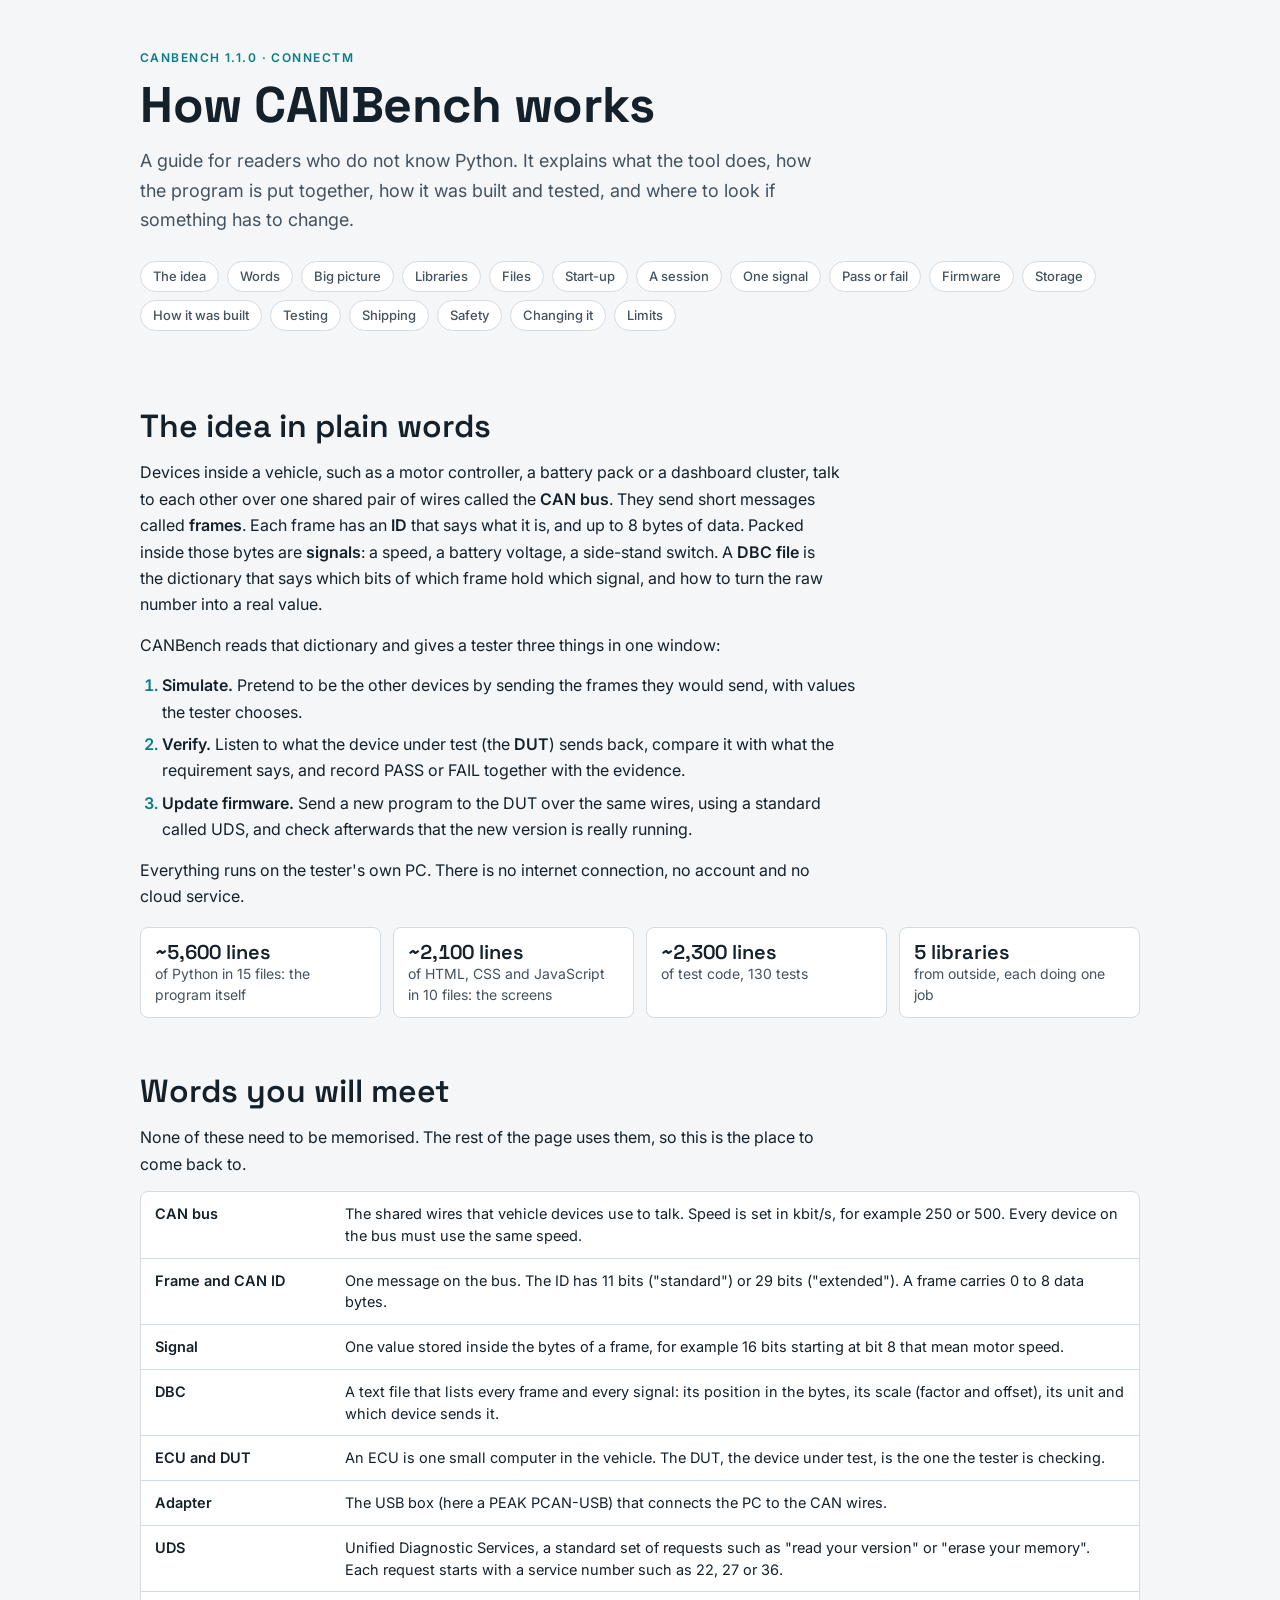
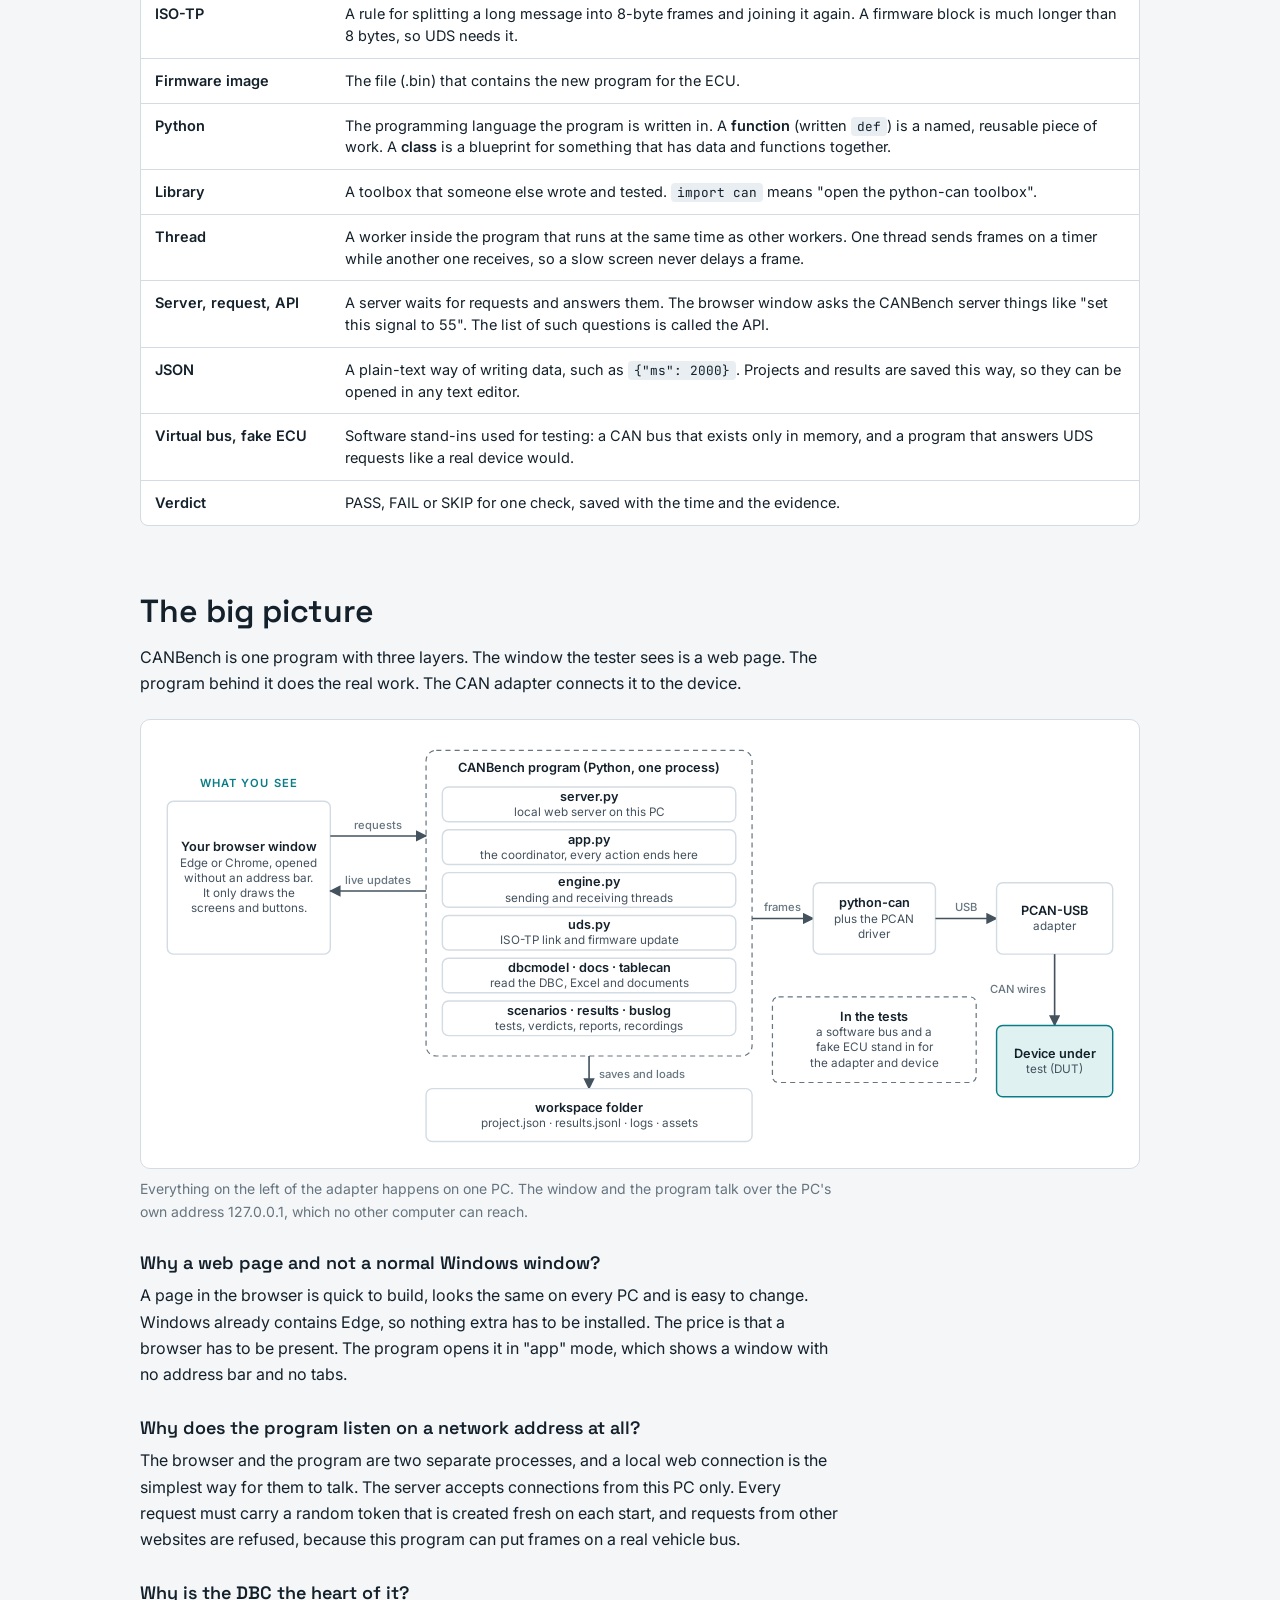
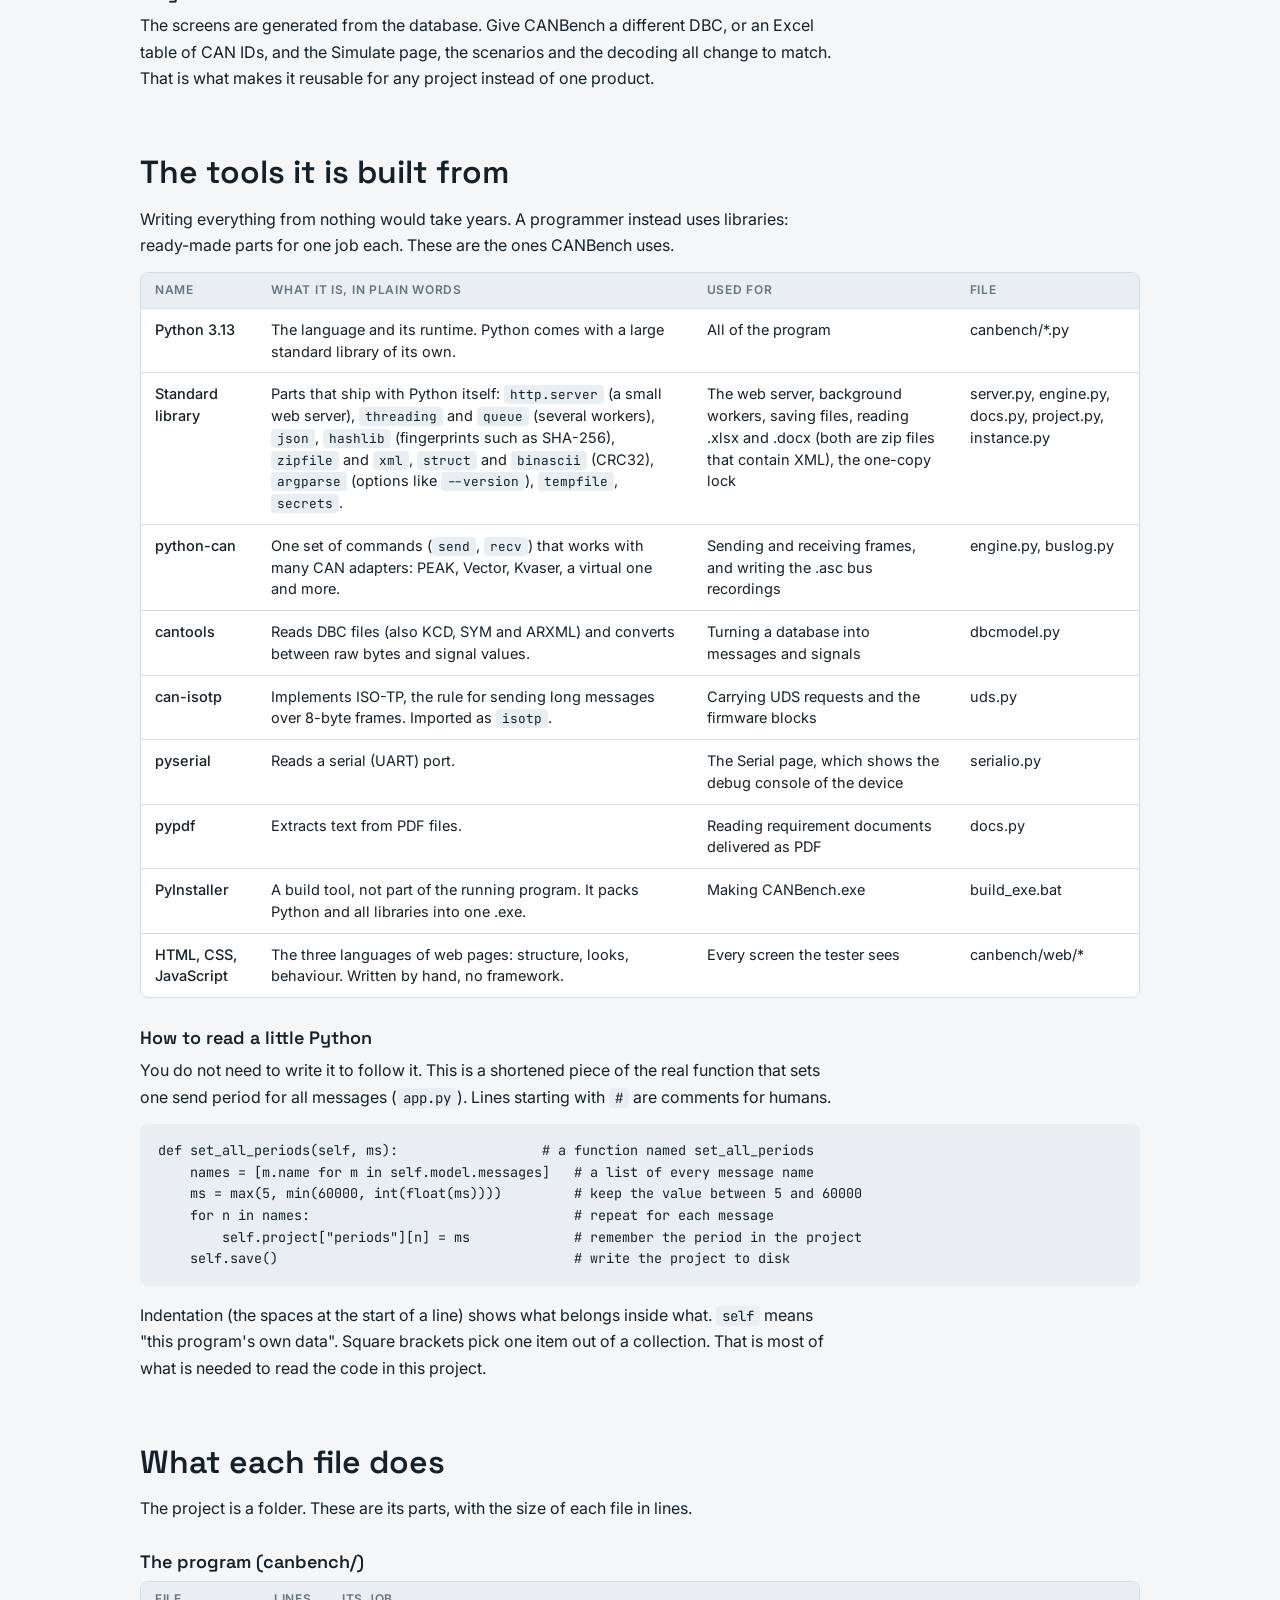
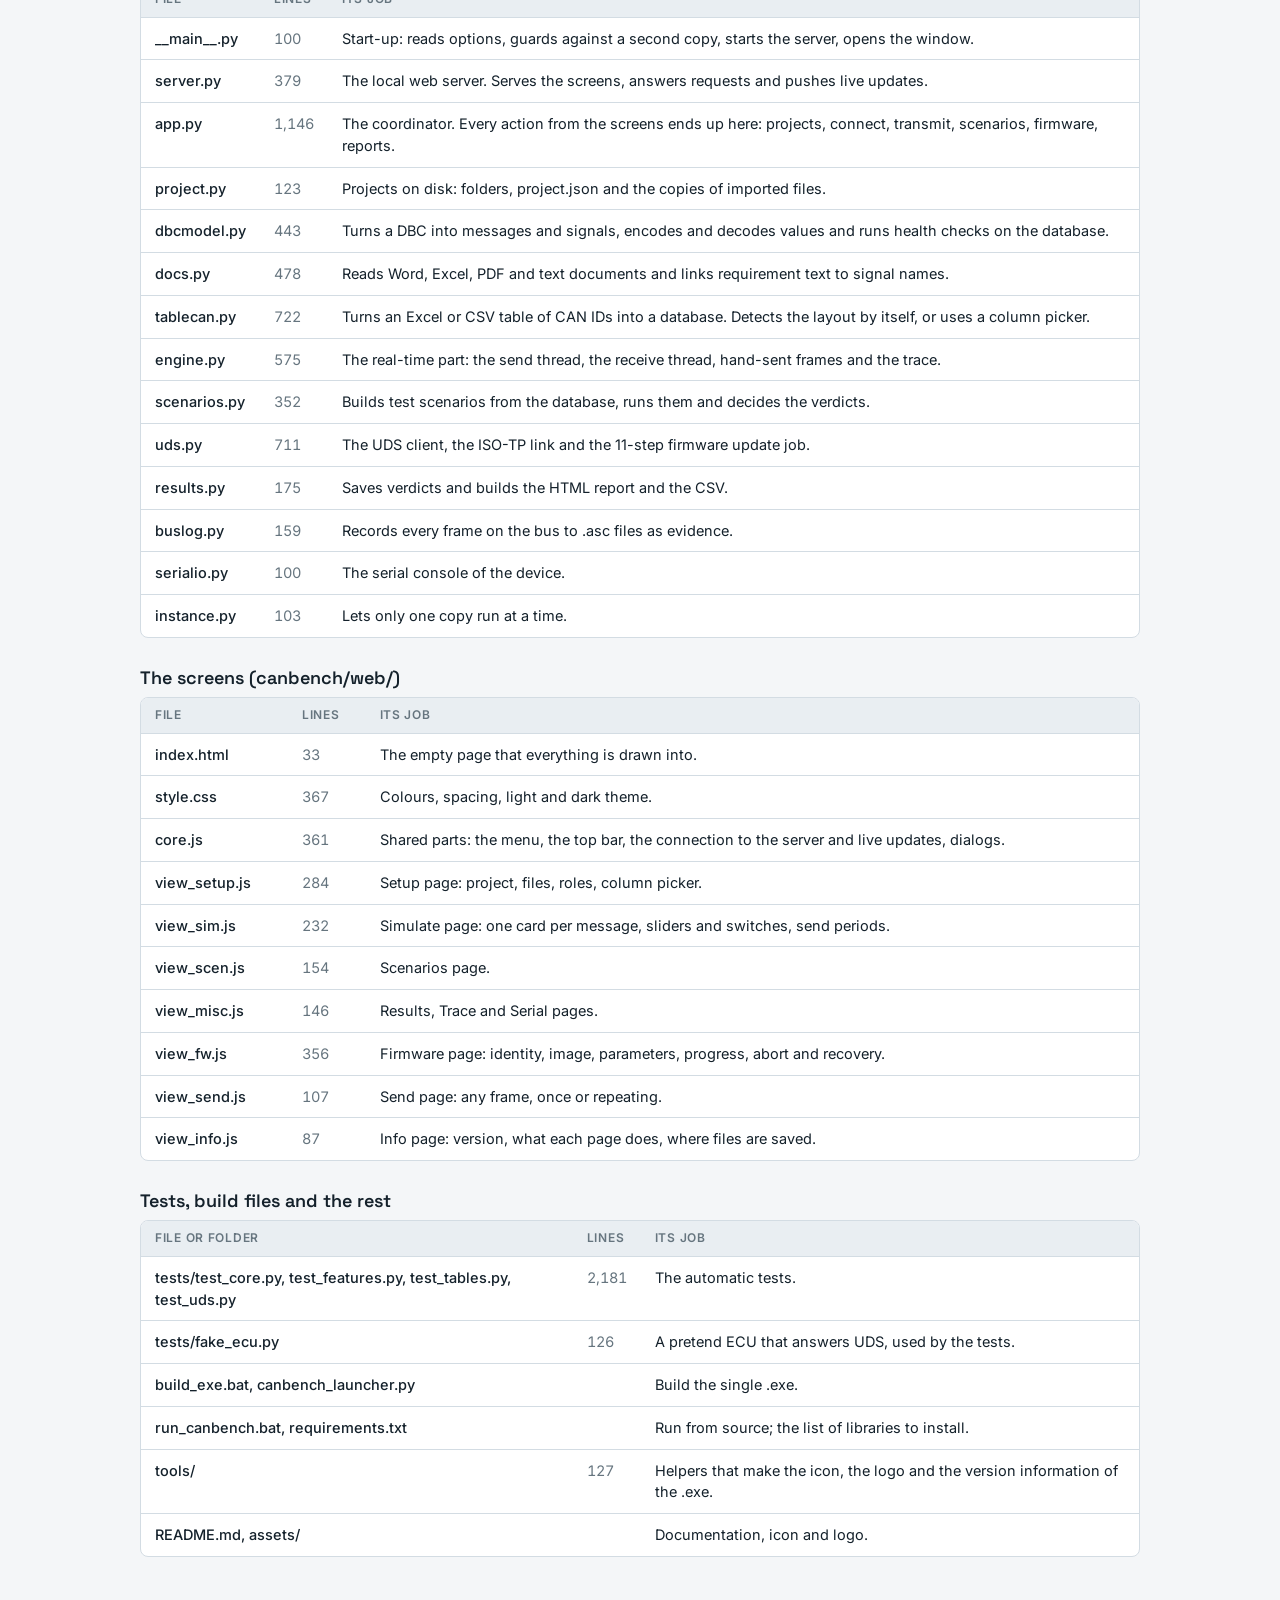
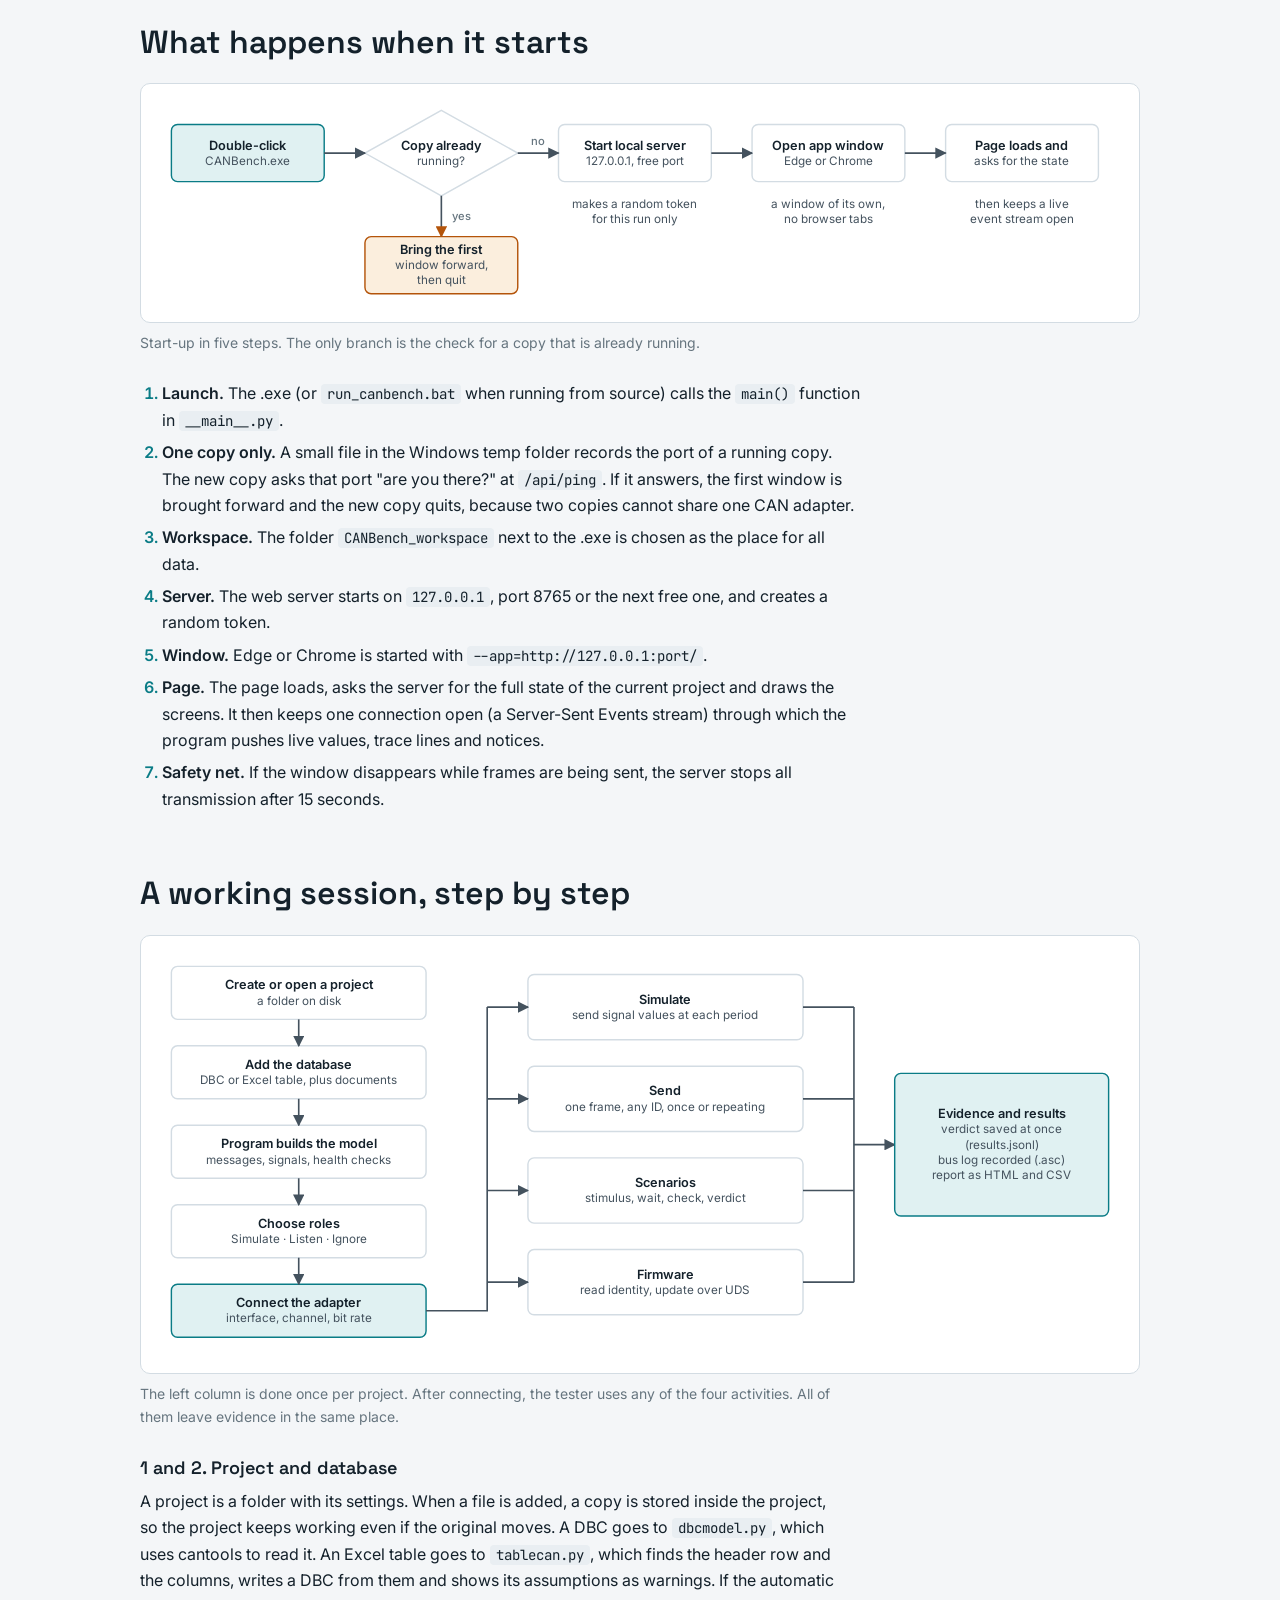
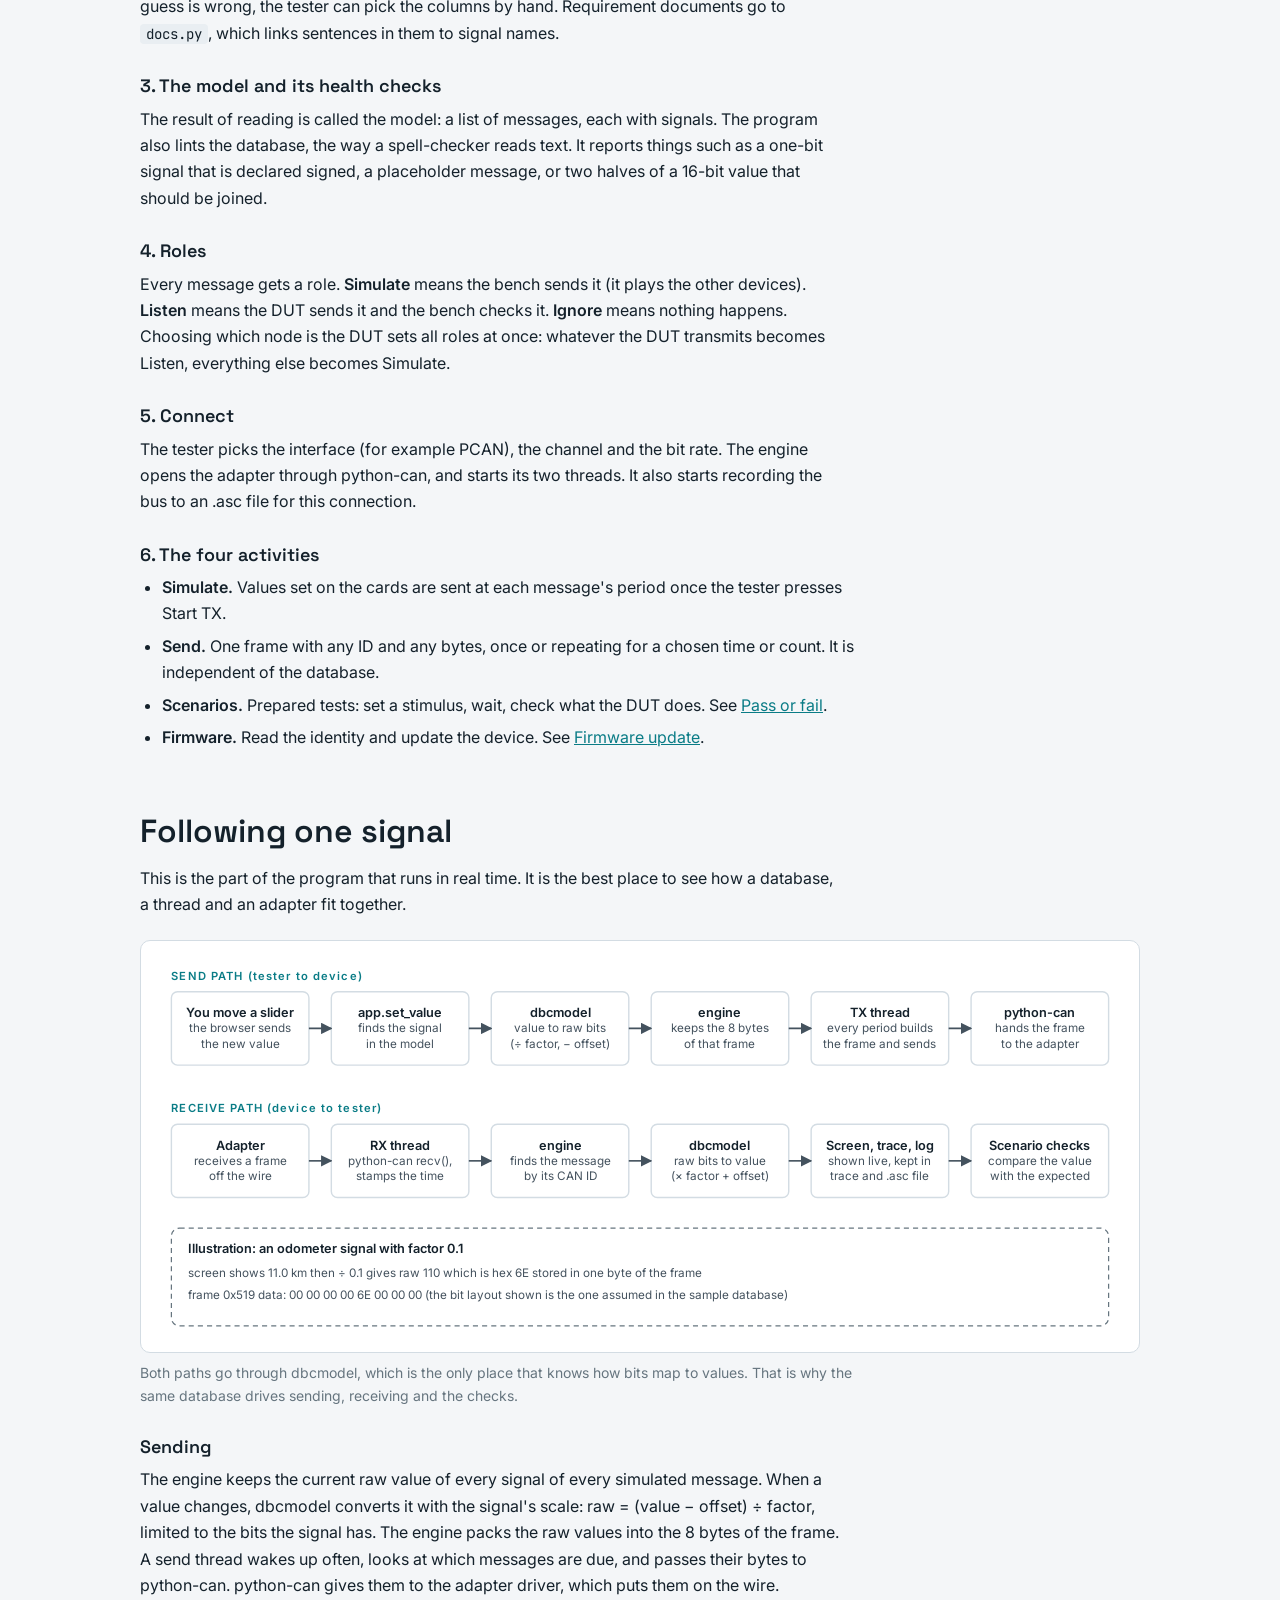
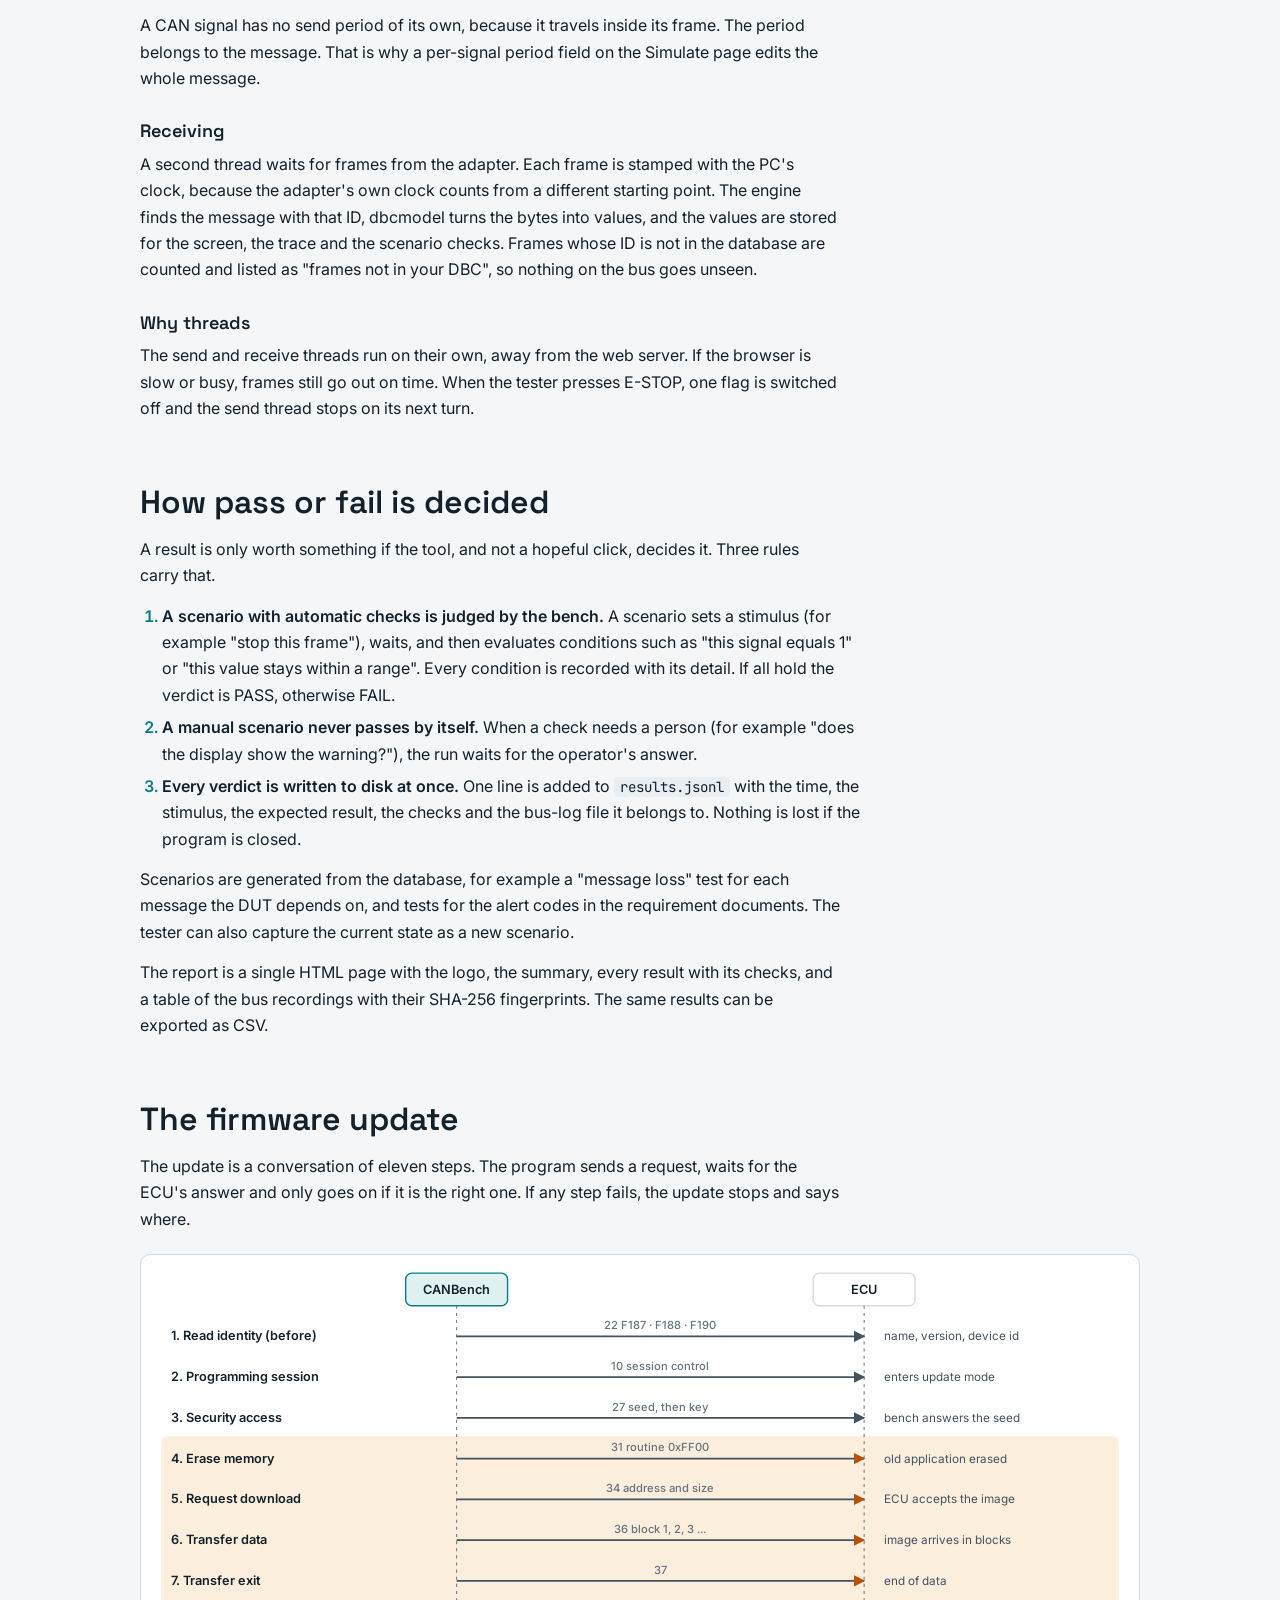
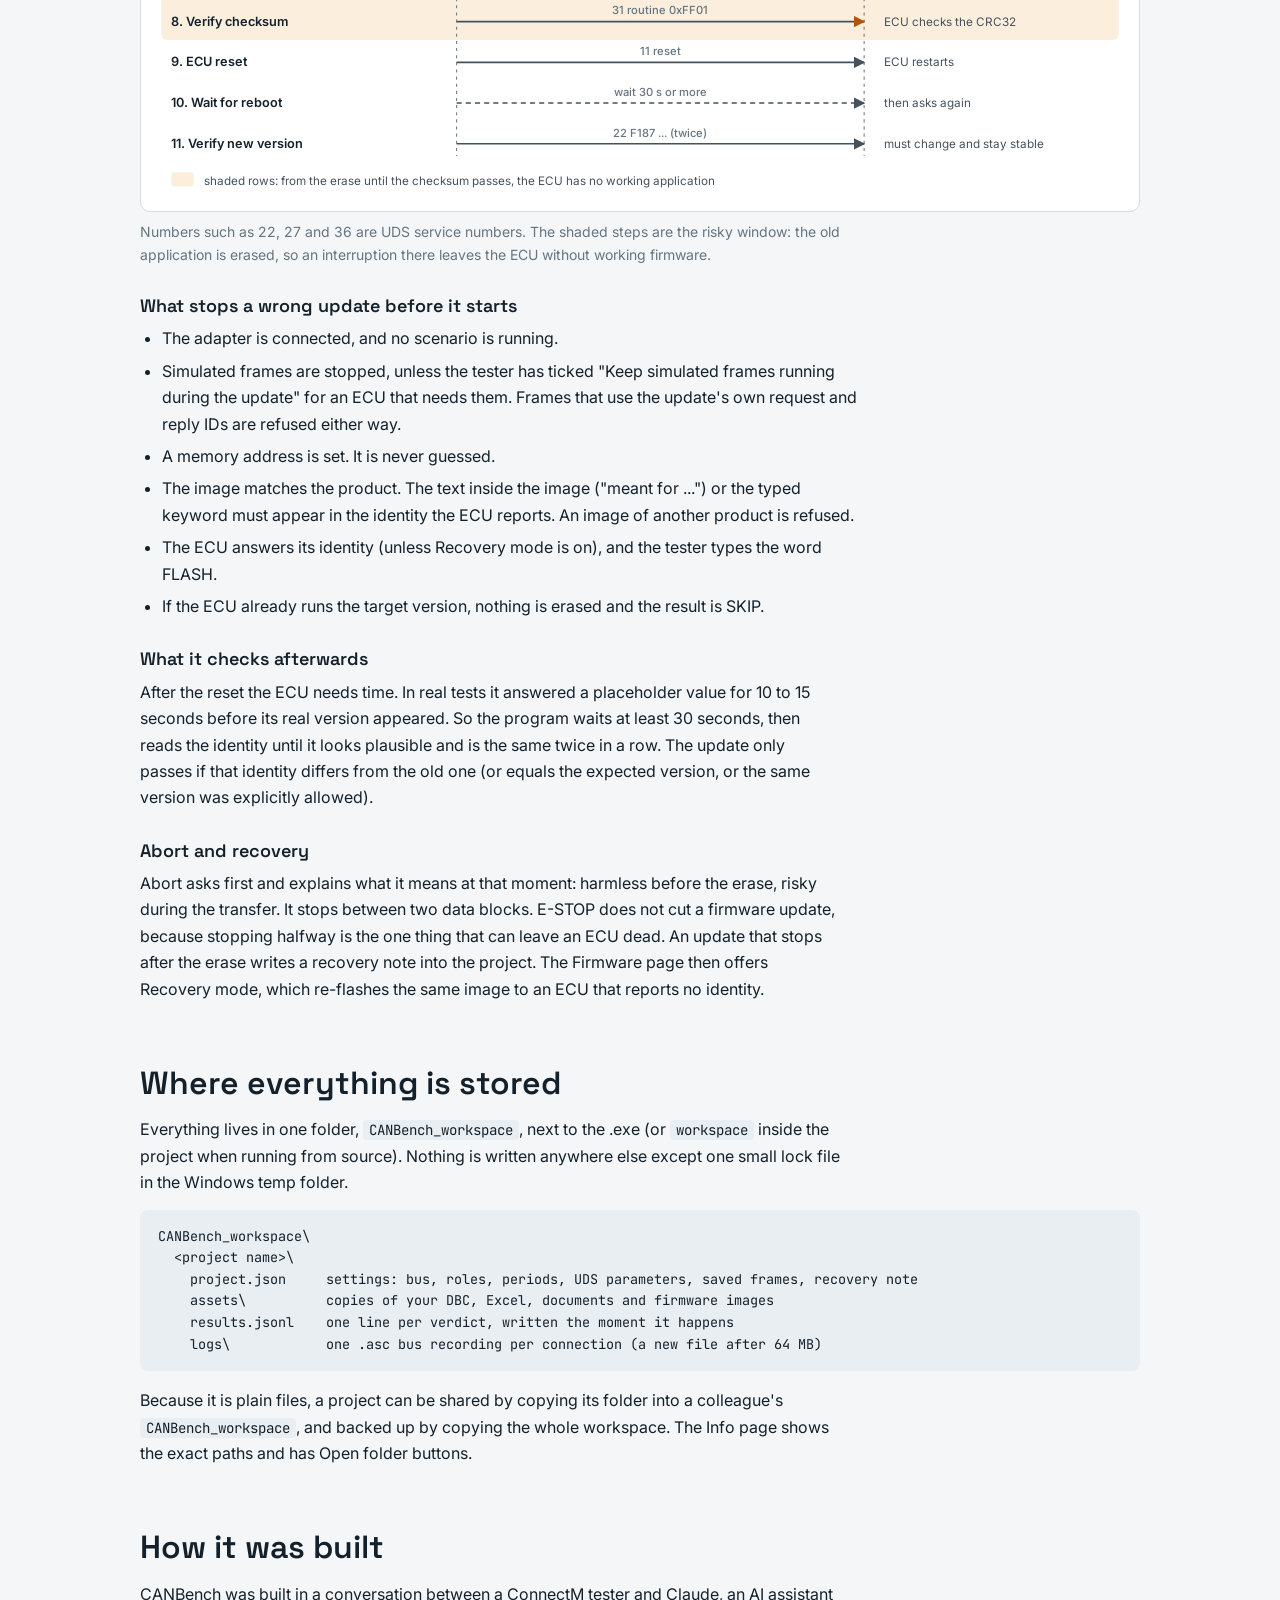
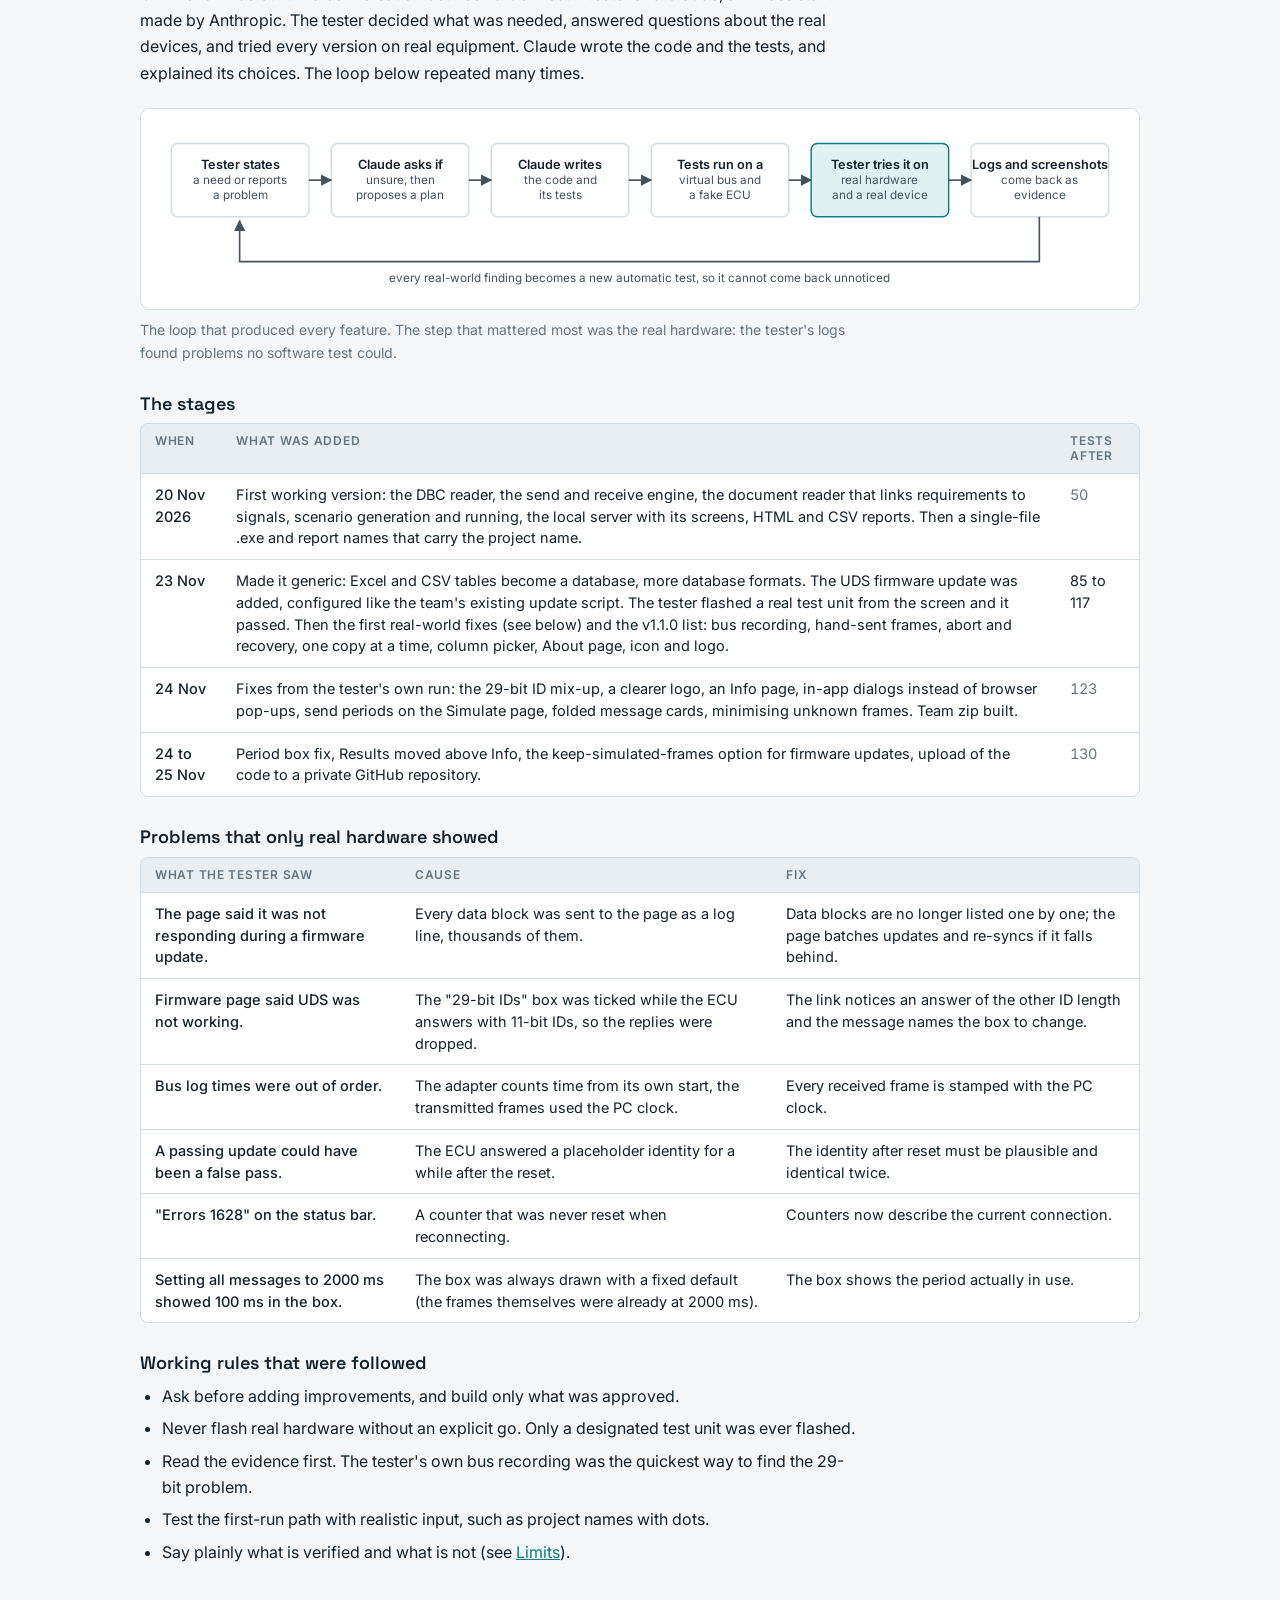
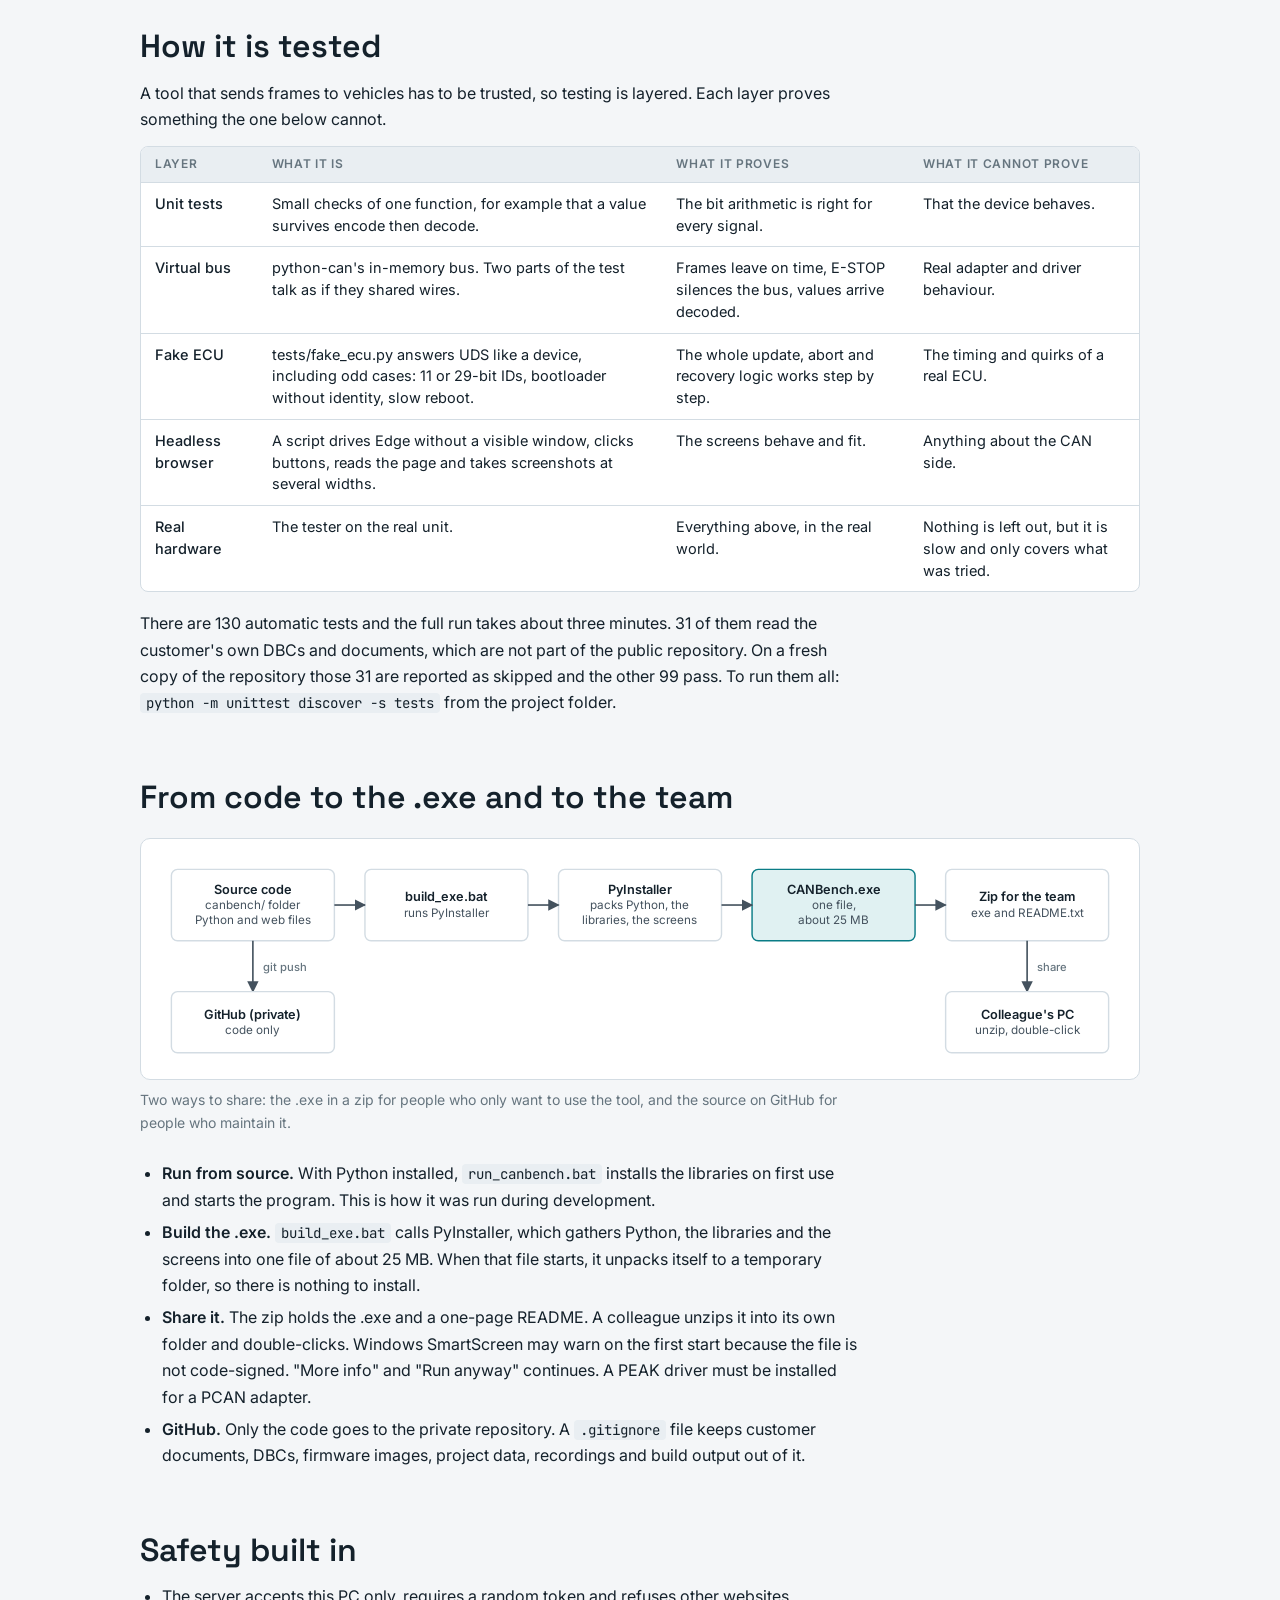
<file: docs/HOW_CANBENCH_WORKS.html>
<!doctype html>
<html lang="en"><head><meta charset="utf-8"><meta name="viewport" content="width=device-width, initial-scale=1">
<title>How CANBench Works</title>
<meta name="claude:viewport-fit-sides" content="cover">
<link rel="preconnect" href="https://fonts.googleapis.com"><link rel="preconnect" href="https://fonts.gstatic.com" crossorigin>
<link rel="stylesheet" href="https://fonts.googleapis.com/css2?family=Inter:wght@400;500;600&family=Space+Grotesk:wght@500;600;700&family=JetBrains+Mono:wght@400;500&display=swap">
<style>
:root{
  --bg:#f4f6f8; --card:#ffffff; --ink:#14212b; --ink2:#44525e; --ink3:#66757f; --line:#d3dce3;
  --accent:#0a7c86; --accent-bg:#e0f1f2; --warn:#b4540a; --warn-bg:#fbeedd; --code:#e9eef2; --band:#fbeedd;
  --sans:"Inter",system-ui,-apple-system,"Segoe UI",Roboto,sans-serif;
  --head:"Space Grotesk","Inter",system-ui,sans-serif;
  --mono:"JetBrains Mono",ui-monospace,"Cascadia Code",Consolas,monospace;
}
@media (prefers-color-scheme: dark){:root:not([data-theme="light"]){
  --bg:#0e161c; --card:#15212a; --ink:#e6edf2; --ink2:#b0bdc7; --ink3:#8998a2; --line:#2b3b47;
  --accent:#4cc3cd; --accent-bg:#11323a; --warn:#f0a35e; --warn-bg:#392712; --code:#1a2933; --band:#33240f; color-scheme:dark}}
:root[data-theme="dark"]{
  --bg:#0e161c; --card:#15212a; --ink:#e6edf2; --ink2:#b0bdc7; --ink3:#8998a2; --line:#2b3b47;
  --accent:#4cc3cd; --accent-bg:#11323a; --warn:#f0a35e; --warn-bg:#392712; --code:#1a2933; --band:#33240f; color-scheme:dark}
*{box-sizing:border-box}
body{background:var(--bg);color:var(--ink);font:400 16px/1.65 var(--sans);
  padding-left:max(16px,env(safe-area-inset-left,0px));padding-right:max(16px,env(safe-area-inset-right,0px));padding-block:0 64px}
.wrap{max-width:1000px;margin:0 auto}
header.top{padding:44px 0 20px}
.eyebrow{font:600 12px/1 var(--sans);letter-spacing:.12em;text-transform:uppercase;color:var(--accent)}
h1{font:700 clamp(32px,5vw,50px)/1.08 var(--head);margin:14px 0 14px;text-wrap:balance;letter-spacing:-.01em}
.lede{font-size:18px;color:var(--ink2);max-width:62ch;margin:0}
nav.toc{display:flex;flex-wrap:wrap;gap:8px;margin:26px 0 8px}
nav.toc a{font:500 13px/1 var(--sans);padding:8px 12px;border:1px solid var(--line);border-radius:999px;color:var(--ink2);text-decoration:none;background:var(--card)}
nav.toc a:hover,nav.toc a:focus-visible{border-color:var(--accent);color:var(--accent);outline:none}
section{padding-top:48px}
h2{font:600 clamp(24px,3.4vw,32px)/1.2 var(--head);margin:0 0 14px;text-wrap:balance}
h3{font:600 18px/1.3 var(--head);margin:28px 0 8px}
p,li{max-width:70ch}
p{margin:0 0 14px}
ul,ol{padding-left:22px;margin:0 0 14px}
li{margin-bottom:6px}
b,strong{font-weight:600}
code,.mono{font:400 .88em var(--mono);background:var(--code);padding:1px 6px;border-radius:4px}
pre{font:400 13.5px/1.6 var(--mono);background:var(--code);padding:16px 18px;border-radius:8px;overflow-x:auto;margin:0 0 16px;max-width:100%}
pre code{background:none;padding:0;font-size:inherit}
.tbl{overflow-x:auto;margin:6px 0 18px;border:1px solid var(--line);border-radius:8px;background:var(--card)}
table{border-collapse:collapse;width:100%;font-size:14.5px;line-height:1.5}
th,td{text-align:left;padding:10px 14px;border-bottom:1px solid var(--line);vertical-align:top}
th{font:600 12px/1.2 var(--sans);letter-spacing:.06em;text-transform:uppercase;color:var(--ink3);background:var(--code)}
tr:last-child td{border-bottom:none}
td.n{white-space:nowrap;font-variant-numeric:tabular-nums;color:var(--ink3)}
td:first-child{font-weight:500}
.note,.caution{padding:14px 16px;border-radius:8px;margin:14px 0 18px;max-width:78ch}
.note{background:var(--accent-bg)}
.caution{background:var(--warn-bg)}
.note b:first-child,.caution b:first-child{display:block;margin-bottom:2px}
figure.fig{margin:22px 0 26px}
.fig-scroll{overflow-x:auto;border:1px solid var(--line);border-radius:10px;background:var(--card);padding:10px}
.fig svg{display:block;width:100%;height:auto;color:var(--ink2)}
figcaption{font-size:14px;color:var(--ink3);margin-top:8px;max-width:80ch}
.nd{fill:var(--card);stroke:var(--line);stroke-width:1.4}
.na{fill:var(--accent-bg);stroke:var(--accent);stroke-width:1.4}
.nw{fill:var(--warn-bg);stroke:var(--warn);stroke-width:1.4}
.nx{fill:none;stroke:var(--ink3);stroke-width:1.2;stroke-dasharray:5 4}
.band{fill:var(--band);stroke:none}
.life{stroke:var(--ink3);stroke-width:1;stroke-dasharray:3 4}
.ar{stroke:var(--ink2);stroke-width:1.6;fill:none}
.ar.d{stroke-dasharray:5 4}
.mk{fill:var(--ink2)} .mkw{fill:var(--warn)}
.tb{font:600 12.5px var(--sans);fill:var(--ink)}
.ts{font:400 11.5px var(--sans);fill:var(--ink2)}
.tl{font:500 11px var(--sans);fill:var(--ink3)}
.lane{font:600 11px var(--sans);fill:var(--accent);letter-spacing:.1em}
dl.words{display:grid;grid-template-columns:minmax(120px,190px) 1fr;gap:0;border:1px solid var(--line);border-radius:8px;background:var(--card);overflow:hidden;margin:6px 0 18px}
dl.words dt,dl.words dd{margin:0;padding:11px 14px;border-bottom:1px solid var(--line);font-size:14.5px;line-height:1.5}
dl.words dt{font-weight:600}
dl.words dt:last-of-type,dl.words dd:last-of-type{border-bottom:none}
@media (max-width:560px){dl.words{grid-template-columns:1fr}dl.words dt{border-bottom:none;padding-bottom:0}}
.facts{display:grid;grid-template-columns:repeat(auto-fit,minmax(200px,1fr));gap:12px;margin:18px 0 6px}
.facts div{background:var(--card);border:1px solid var(--line);border-radius:8px;padding:12px 14px;font-size:14px;color:var(--ink2);line-height:1.45}
.facts b{display:block;font:600 20px/1.2 var(--head);color:var(--ink);font-variant-numeric:tabular-nums}
.steps li::marker{font-weight:600;color:var(--accent)}
footer{margin-top:56px;padding-top:18px;border-top:1px solid var(--line);font-size:13.5px;color:var(--ink3)}
a{color:var(--accent)}
@media (prefers-reduced-motion:reduce){*{scroll-behavior:auto!important}}
</style>
<div class="wrap">
<header class="top"><div class="eyebrow">CANBench 1.1.0 · ConnectM</div><h1>How CANBench works</h1><p class="lede">A guide for readers who do not know Python. It explains what the tool does, how the program is put together, how it was built and tested, and where to look if something has to change.</p><nav class="toc" aria-label="Sections"><a href="#idea">The idea</a><a href="#words">Words</a><a href="#big-picture">Big picture</a><a href="#libraries">Libraries</a><a href="#files">Files</a><a href="#startup">Start-up</a><a href="#session">A session</a><a href="#signal">One signal</a><a href="#verdicts">Pass or fail</a><a href="#firmware">Firmware</a><a href="#storage">Storage</a><a href="#built">How it was built</a><a href="#testing">Testing</a><a href="#shipping">Shipping</a><a href="#safety">Safety</a><a href="#change">Changing it</a><a href="#limits">Limits</a></nav></header>

<section id="idea"><h2>The idea in plain words</h2>
<p>Devices inside a vehicle, such as a motor controller, a battery pack or a dashboard cluster, talk to each other over one shared pair of wires called the <b>CAN bus</b>. They send short messages called <b>frames</b>. Each frame has an <b>ID</b> that says what it is, and up to 8 bytes of data. Packed inside those bytes are <b>signals</b>: a speed, a battery voltage, a side-stand switch. A <b>DBC file</b> is the dictionary that says which bits of which frame hold which signal, and how to turn the raw number into a real value.</p>
<p>CANBench reads that dictionary and gives a tester three things in one window:</p>
<ol class="steps">
<li><b>Simulate.</b> Pretend to be the other devices by sending the frames they would send, with values the tester chooses.</li>
<li><b>Verify.</b> Listen to what the device under test (the <b>DUT</b>) sends back, compare it with what the requirement says, and record PASS or FAIL together with the evidence.</li>
<li><b>Update firmware.</b> Send a new program to the DUT over the same wires, using a standard called UDS, and check afterwards that the new version is really running.</li>
</ol>
<p>Everything runs on the tester's own PC. There is no internet connection, no account and no cloud service.</p>
<div class="facts">
<div><b>~5,600 lines</b>of Python in 15 files: the program itself</div>
<div><b>~2,100 lines</b>of HTML, CSS and JavaScript in 10 files: the screens</div>
<div><b>~2,300 lines</b>of test code, 130 tests</div>
<div><b>5 libraries</b>from outside, each doing one job</div>
</div></section>

<section id="words"><h2>Words you will meet</h2>
<p>None of these need to be memorised. The rest of the page uses them, so this is the place to come back to.</p>
<dl class="words">
<dt>CAN bus</dt><dd>The shared wires that vehicle devices use to talk. Speed is set in kbit/s, for example 250 or 500. Every device on the bus must use the same speed.</dd>
<dt>Frame and CAN ID</dt><dd>One message on the bus. The ID has 11 bits ("standard") or 29 bits ("extended"). A frame carries 0 to 8 data bytes.</dd>
<dt>Signal</dt><dd>One value stored inside the bytes of a frame, for example 16 bits starting at bit 8 that mean motor speed.</dd>
<dt>DBC</dt><dd>A text file that lists every frame and every signal: its position in the bytes, its scale (factor and offset), its unit and which device sends it.</dd>
<dt>ECU and DUT</dt><dd>An ECU is one small computer in the vehicle. The DUT, the device under test, is the one the tester is checking.</dd>
<dt>Adapter</dt><dd>The USB box (here a PEAK PCAN-USB) that connects the PC to the CAN wires.</dd>
<dt>UDS</dt><dd>Unified Diagnostic Services, a standard set of requests such as "read your version" or "erase your memory". Each request starts with a service number such as 22, 27 or 36.</dd>
<dt>ISO-TP</dt><dd>A rule for splitting a long message into 8-byte frames and joining it again. A firmware block is much longer than 8 bytes, so UDS needs it.</dd>
<dt>Firmware image</dt><dd>The file (.bin) that contains the new program for the ECU.</dd>
<dt>Python</dt><dd>The programming language the program is written in. A <b>function</b> (written <code>def</code>) is a named, reusable piece of work. A <b>class</b> is a blueprint for something that has data and functions together.</dd>
<dt>Library</dt><dd>A toolbox that someone else wrote and tested. <code>import can</code> means "open the python-can toolbox".</dd>
<dt>Thread</dt><dd>A worker inside the program that runs at the same time as other workers. One thread sends frames on a timer while another one receives, so a slow screen never delays a frame.</dd>
<dt>Server, request, API</dt><dd>A server waits for requests and answers them. The browser window asks the CANBench server things like "set this signal to 55". The list of such questions is called the API.</dd>
<dt>JSON</dt><dd>A plain-text way of writing data, such as <code>{"ms": 2000}</code>. Projects and results are saved this way, so they can be opened in any text editor.</dd>
<dt>Virtual bus, fake ECU</dt><dd>Software stand-ins used for testing: a CAN bus that exists only in memory, and a program that answers UDS requests like a real device would.</dd>
<dt>Verdict</dt><dd>PASS, FAIL or SKIP for one check, saved with the time and the evidence.</dd>
</dl></section>
<section id="big-picture"><h2>The big picture</h2>
<p>CANBench is one program with three layers. The window the tester sees is a web page. The program behind it does the real work. The CAN adapter connects it to the device.</p>
<figure class="fig"><div class="fig-scroll"><div style="min-width:760px"><svg viewBox="0 0 960 420" role="img" aria-label="The browser window talks to the CANBench program on the same PC; the program talks to the CAN adapter and the device, and saves to a workspace folder."><defs><marker id="f1a" viewBox="0 0 10 10" refX="9" refY="5" markerWidth="7" markerHeight="7" orient="auto"><polygon class="mk" points="0,0 10,5 0,10"/></marker><marker id="f1w" viewBox="0 0 10 10" refX="9" refY="5" markerWidth="7" markerHeight="7" orient="auto"><polygon class="mkw" points="0,0 10,5 0,10"/></marker></defs><rect class="nd" x="16" y="70" width="160" height="150" rx="6"/><text class="tb" x="96" y="119" text-anchor="middle">Your browser window</text><text class="ts" x="96" y="134" text-anchor="middle">Edge or Chrome, opened</text><text class="ts" x="96" y="149" text-anchor="middle">without an address bar.</text><text class="ts" x="96" y="164" text-anchor="middle">It only draws the</text><text class="ts" x="96" y="179" text-anchor="middle">screens and buttons.</text><text class="lane" x="96" y="56" text-anchor="middle">WHAT YOU SEE</text><rect class="nx" x="270" y="20" width="320" height="300" rx="10"/><text class="tb" x="430" y="41" text-anchor="middle">CANBench program (Python, one process)</text><rect class="nd" x="286" y="56" width="288" height="34" rx="6"/><text class="tb" x="430" y="69.5" text-anchor="middle">server.py</text><text class="ts" x="430" y="84.5" text-anchor="middle">local web server on this PC</text><rect class="nd" x="286" y="98" width="288" height="34" rx="6"/><text class="tb" x="430" y="111.5" text-anchor="middle">app.py</text><text class="ts" x="430" y="126.5" text-anchor="middle">the coordinator, every action ends here</text><rect class="nd" x="286" y="140" width="288" height="34" rx="6"/><text class="tb" x="430" y="153.5" text-anchor="middle">engine.py</text><text class="ts" x="430" y="168.5" text-anchor="middle">sending and receiving threads</text><rect class="nd" x="286" y="182" width="288" height="34" rx="6"/><text class="tb" x="430" y="195.5" text-anchor="middle">uds.py</text><text class="ts" x="430" y="210.5" text-anchor="middle">ISO-TP link and firmware update</text><rect class="nd" x="286" y="224" width="288" height="34" rx="6"/><text class="tb" x="430" y="237.5" text-anchor="middle">dbcmodel · docs · tablecan</text><text class="ts" x="430" y="252.5" text-anchor="middle">read the DBC, Excel and documents</text><rect class="nd" x="286" y="266" width="288" height="34" rx="6"/><text class="tb" x="430" y="279.5" text-anchor="middle">scenarios · results · buslog</text><text class="ts" x="430" y="294.5" text-anchor="middle">tests, verdicts, reports, recordings</text><line class="ar" x1="176" y1="104" x2="270" y2="104" marker-end="url(#f1a)"/><text class="tl" x="223" y="97" text-anchor="middle">requests</text><line class="ar" x1="270" y1="158" x2="176" y2="158" marker-end="url(#f1a)"/><text class="tl" x="223" y="151" text-anchor="middle">live updates</text><line class="ar" x1="590" y1="185" x2="650" y2="185" marker-end="url(#f1a)"/><text class="tl" x="620" y="178" text-anchor="middle">frames</text><rect class="nd" x="650" y="150" width="120" height="70" rx="6"/><text class="tb" x="710" y="174" text-anchor="middle">python-can</text><text class="ts" x="710" y="189" text-anchor="middle">plus the PCAN</text><text class="ts" x="710" y="204" text-anchor="middle">driver</text><line class="ar" x1="770" y1="185" x2="830" y2="185" marker-end="url(#f1a)"/><text class="tl" x="800" y="178" text-anchor="middle">USB</text><rect class="nd" x="830" y="150" width="114" height="70" rx="6"/><text class="tb" x="887" y="181.5" text-anchor="middle">PCAN-USB</text><text class="ts" x="887" y="196.5" text-anchor="middle">adapter</text><line class="ar" x1="887" y1="220" x2="887" y2="290" marker-end="url(#f1a)"/><text class="tl" x="879" y="258" text-anchor="end">CAN wires</text><rect class="na" x="830" y="290" width="114" height="70" rx="6"/><text class="tb" x="887" y="321.5" text-anchor="middle">Device under</text><text class="ts" x="887" y="336.5" text-anchor="middle">test (DUT)</text><rect class="nx" x="610" y="262" width="200" height="84" rx="6"/><text class="tb" x="710" y="285.5" text-anchor="middle">In the tests</text><text class="ts" x="710" y="300.5" text-anchor="middle">a software bus and a</text><text class="ts" x="710" y="315.5" text-anchor="middle">fake ECU stand in for</text><text class="ts" x="710" y="330.5" text-anchor="middle">the adapter and device</text><line class="ar" x1="430" y1="320" x2="430" y2="352" marker-end="url(#f1a)"/><text class="tl" x="440" y="342" text-anchor="start">saves and loads</text><rect class="nd" x="270" y="352" width="320" height="52" rx="6"/><text class="tb" x="430" y="374.5" text-anchor="middle">workspace folder</text><text class="ts" x="430" y="389.5" text-anchor="middle">project.json · results.jsonl · logs · assets</text></svg></div></div><figcaption>Everything on the left of the adapter happens on one PC. The window and the program talk over the PC's own address 127.0.0.1, which no other computer can reach.</figcaption></figure>
<h3>Why a web page and not a normal Windows window?</h3>
<p>A page in the browser is quick to build, looks the same on every PC and is easy to change. Windows already contains Edge, so nothing extra has to be installed. The price is that a browser has to be present. The program opens it in "app" mode, which shows a window with no address bar and no tabs.</p>
<h3>Why does the program listen on a network address at all?</h3>
<p>The browser and the program are two separate processes, and a local web connection is the simplest way for them to talk. The server accepts connections from this PC only. Every request must carry a random token that is created fresh on each start, and requests from other websites are refused, because this program can put frames on a real vehicle bus.</p>
<h3>Why is the DBC the heart of it?</h3>
<p>The screens are generated from the database. Give CANBench a different DBC, or an Excel table of CAN IDs, and the Simulate page, the scenarios and the decoding all change to match. That is what makes it reusable for any project instead of one product.</p></section>
<section id="libraries"><h2>The tools it is built from</h2>
<p>Writing everything from nothing would take years. A programmer instead uses libraries: ready-made parts for one job each. These are the ones CANBench uses.</p>
<div class="tbl"><table><thead><tr><th>Name</th><th>What it is, in plain words</th><th>Used for</th><th>File</th></tr></thead><tbody><tr><td>Python 3.13</td><td>The language and its runtime. Python comes with a large standard library of its own.</td><td>All of the program</td><td>canbench/*.py</td></tr><tr><td>Standard library</td><td>Parts that ship with Python itself: <code>http.server</code> (a small web server), <code>threading</code> and <code>queue</code> (several workers), <code>json</code>, <code>hashlib</code> (fingerprints such as SHA-256), <code>zipfile</code> and <code>xml</code>, <code>struct</code> and <code>binascii</code> (CRC32), <code>argparse</code> (options like <code>--version</code>), <code>tempfile</code>, <code>secrets</code>.</td><td>The web server, background workers, saving files, reading .xlsx and .docx (both are zip files that contain XML), the one-copy lock</td><td>server.py, engine.py, docs.py, project.py, instance.py</td></tr><tr><td>python-can</td><td>One set of commands (<code>send</code>, <code>recv</code>) that works with many CAN adapters: PEAK, Vector, Kvaser, a virtual one and more.</td><td>Sending and receiving frames, and writing the .asc bus recordings</td><td>engine.py, buslog.py</td></tr><tr><td>cantools</td><td>Reads DBC files (also KCD, SYM and ARXML) and converts between raw bytes and signal values.</td><td>Turning a database into messages and signals</td><td>dbcmodel.py</td></tr><tr><td>can-isotp</td><td>Implements ISO-TP, the rule for sending long messages over 8-byte frames. Imported as <code>isotp</code>.</td><td>Carrying UDS requests and the firmware blocks</td><td>uds.py</td></tr><tr><td>pyserial</td><td>Reads a serial (UART) port.</td><td>The Serial page, which shows the debug console of the device</td><td>serialio.py</td></tr><tr><td>pypdf</td><td>Extracts text from PDF files.</td><td>Reading requirement documents delivered as PDF</td><td>docs.py</td></tr><tr><td>PyInstaller</td><td>A build tool, not part of the running program. It packs Python and all libraries into one .exe.</td><td>Making CANBench.exe</td><td>build_exe.bat</td></tr><tr><td>HTML, CSS, JavaScript</td><td>The three languages of web pages: structure, looks, behaviour. Written by hand, no framework.</td><td>Every screen the tester sees</td><td>canbench/web/*</td></tr></tbody></table></div>
<h3>How to read a little Python</h3>
<p>You do not need to write it to follow it. This is a shortened piece of the real function that sets one send period for all messages (<code>app.py</code>). Lines starting with <code>#</code> are comments for humans.</p>
<pre><code>def set_all_periods(self, ms):                  # a function named set_all_periods
    names = [m.name for m in self.model.messages]   # a list of every message name
    ms = max(5, min(60000, int(float(ms))))         # keep the value between 5 and 60000
    for n in names:                                 # repeat for each message
        self.project["periods"][n] = ms             # remember the period in the project
    self.save()                                     # write the project to disk</code></pre>
<p>Indentation (the spaces at the start of a line) shows what belongs inside what. <code>self</code> means "this program's own data". Square brackets pick one item out of a collection. That is most of what is needed to read the code in this project.</p></section>
<section id="files"><h2>What each file does</h2><p>The project is a folder. These are its parts, with the size of each file in lines.</p>
<h3>The program (canbench/)</h3>
<div class="tbl"><table><thead><tr><th>File</th><th>Lines</th><th>Its job</th></tr></thead><tbody><tr><td>__main__.py</td><td class=n>100</td><td>Start-up: reads options, guards against a second copy, starts the server, opens the window.</td></tr><tr><td>server.py</td><td class=n>379</td><td>The local web server. Serves the screens, answers requests and pushes live updates.</td></tr><tr><td>app.py</td><td class=n>1,146</td><td>The coordinator. Every action from the screens ends up here: projects, connect, transmit, scenarios, firmware, reports.</td></tr><tr><td>project.py</td><td class=n>123</td><td>Projects on disk: folders, project.json and the copies of imported files.</td></tr><tr><td>dbcmodel.py</td><td class=n>443</td><td>Turns a DBC into messages and signals, encodes and decodes values and runs health checks on the database.</td></tr><tr><td>docs.py</td><td class=n>478</td><td>Reads Word, Excel, PDF and text documents and links requirement text to signal names.</td></tr><tr><td>tablecan.py</td><td class=n>722</td><td>Turns an Excel or CSV table of CAN IDs into a database. Detects the layout by itself, or uses a column picker.</td></tr><tr><td>engine.py</td><td class=n>575</td><td>The real-time part: the send thread, the receive thread, hand-sent frames and the trace.</td></tr><tr><td>scenarios.py</td><td class=n>352</td><td>Builds test scenarios from the database, runs them and decides the verdicts.</td></tr><tr><td>uds.py</td><td class=n>711</td><td>The UDS client, the ISO-TP link and the 11-step firmware update job.</td></tr><tr><td>results.py</td><td class=n>175</td><td>Saves verdicts and builds the HTML report and the CSV.</td></tr><tr><td>buslog.py</td><td class=n>159</td><td>Records every frame on the bus to .asc files as evidence.</td></tr><tr><td>serialio.py</td><td class=n>100</td><td>The serial console of the device.</td></tr><tr><td>instance.py</td><td class=n>103</td><td>Lets only one copy run at a time.</td></tr></tbody></table></div>
<h3>The screens (canbench/web/)</h3>
<div class="tbl"><table><thead><tr><th>File</th><th>Lines</th><th>Its job</th></tr></thead><tbody><tr><td>index.html</td><td class=n>33</td><td>The empty page that everything is drawn into.</td></tr><tr><td>style.css</td><td class=n>367</td><td>Colours, spacing, light and dark theme.</td></tr><tr><td>core.js</td><td class=n>361</td><td>Shared parts: the menu, the top bar, the connection to the server and live updates, dialogs.</td></tr><tr><td>view_setup.js</td><td class=n>284</td><td>Setup page: project, files, roles, column picker.</td></tr><tr><td>view_sim.js</td><td class=n>232</td><td>Simulate page: one card per message, sliders and switches, send periods.</td></tr><tr><td>view_scen.js</td><td class=n>154</td><td>Scenarios page.</td></tr><tr><td>view_misc.js</td><td class=n>146</td><td>Results, Trace and Serial pages.</td></tr><tr><td>view_fw.js</td><td class=n>356</td><td>Firmware page: identity, image, parameters, progress, abort and recovery.</td></tr><tr><td>view_send.js</td><td class=n>107</td><td>Send page: any frame, once or repeating.</td></tr><tr><td>view_info.js</td><td class=n>87</td><td>Info page: version, what each page does, where files are saved.</td></tr></tbody></table></div>
<h3>Tests, build files and the rest</h3>
<div class="tbl"><table><thead><tr><th>File or folder</th><th>Lines</th><th>Its job</th></tr></thead><tbody><tr><td>tests/test_core.py, test_features.py, test_tables.py, test_uds.py</td><td class=n>2,181</td><td>The automatic tests.</td></tr><tr><td>tests/fake_ecu.py</td><td class=n>126</td><td>A pretend ECU that answers UDS, used by the tests.</td></tr><tr><td>build_exe.bat, canbench_launcher.py</td><td></td><td>Build the single .exe.</td></tr><tr><td>run_canbench.bat, requirements.txt</td><td></td><td>Run from source; the list of libraries to install.</td></tr><tr><td>tools/</td><td class=n>127</td><td>Helpers that make the icon, the logo and the version information of the .exe.</td></tr><tr><td>README.md, assets/</td><td></td><td>Documentation, icon and logo.</td></tr></tbody></table></div>
</section>
<section id="startup"><h2>What happens when it starts</h2>
<figure class="fig"><div class="fig-scroll"><div style="min-width:760px"><svg viewBox="0 0 960 214" role="img" aria-label="Start-up: check for a running copy, start the local server, open the window, load the page."><defs><marker id="f2a" viewBox="0 0 10 10" refX="9" refY="5" markerWidth="7" markerHeight="7" orient="auto"><polygon class="mk" points="0,0 10,5 0,10"/></marker><marker id="f2w" viewBox="0 0 10 10" refX="9" refY="5" markerWidth="7" markerHeight="7" orient="auto"><polygon class="mkw" points="0,0 10,5 0,10"/></marker></defs><rect class="na" x="20" y="30" width="150" height="56" rx="6"/><text class="tb" x="95" y="54.5" text-anchor="middle">Double-click</text><text class="ts" x="95" y="69.5" text-anchor="middle">CANBench.exe</text><polygon class="nd" points="285,16 360,58 285,100 210,58"/><text class="tb" x="285" y="54.5" text-anchor="middle">Copy already</text><text class="ts" x="285" y="69.5" text-anchor="middle">running?</text><rect class="nd" x="400" y="30" width="150" height="56" rx="6"/><text class="tb" x="475" y="54.5" text-anchor="middle">Start local server</text><text class="ts" x="475" y="69.5" text-anchor="middle">127.0.0.1, free port</text><rect class="nd" x="590" y="30" width="150" height="56" rx="6"/><text class="tb" x="665" y="54.5" text-anchor="middle">Open app window</text><text class="ts" x="665" y="69.5" text-anchor="middle">Edge or Chrome</text><rect class="nd" x="780" y="30" width="150" height="56" rx="6"/><text class="tb" x="855" y="54.5" text-anchor="middle">Page loads and</text><text class="ts" x="855" y="69.5" text-anchor="middle">asks for the state</text><line class="ar" x1="170" y1="58" x2="210" y2="58" marker-end="url(#f2a)"/><line class="ar" x1="360" y1="58" x2="400" y2="58" marker-end="url(#f2a)"/><text class="tl" x="380" y="50" text-anchor="middle">no</text><line class="ar" x1="550" y1="58" x2="590" y2="58" marker-end="url(#f2a)"/><line class="ar" x1="740" y1="58" x2="780" y2="58" marker-end="url(#f2a)"/><line class="ar" x1="285" y1="100" x2="285" y2="140" marker-end="url(#f2w)"/><text class="tl" x="295" y="124" text-anchor="start">yes</text><rect class="nw" x="210" y="140" width="150" height="56" rx="6"/><text class="tb" x="285" y="157" text-anchor="middle">Bring the first</text><text class="ts" x="285" y="172" text-anchor="middle">window forward,</text><text class="ts" x="285" y="187" text-anchor="middle">then quit</text><text class="ts" x="475" y="112" text-anchor="middle">makes a random token</text><text class="ts" x="475" y="127" text-anchor="middle">for this run only</text><text class="ts" x="665" y="112" text-anchor="middle">a window of its own,</text><text class="ts" x="665" y="127" text-anchor="middle">no browser tabs</text><text class="ts" x="855" y="112" text-anchor="middle">then keeps a live</text><text class="ts" x="855" y="127" text-anchor="middle">event stream open</text></svg></div></div><figcaption>Start-up in five steps. The only branch is the check for a copy that is already running.</figcaption></figure>
<ol class="steps">
<li><b>Launch.</b> The .exe (or <code>run_canbench.bat</code> when running from source) calls the <code>main()</code> function in <code>__main__.py</code>.</li>
<li><b>One copy only.</b> A small file in the Windows temp folder records the port of a running copy. The new copy asks that port "are you there?" at <code>/api/ping</code>. If it answers, the first window is brought forward and the new copy quits, because two copies cannot share one CAN adapter.</li>
<li><b>Workspace.</b> The folder <code>CANBench_workspace</code> next to the .exe is chosen as the place for all data.</li>
<li><b>Server.</b> The web server starts on <code>127.0.0.1</code>, port 8765 or the next free one, and creates a random token.</li>
<li><b>Window.</b> Edge or Chrome is started with <code>--app=http://127.0.0.1:port/</code>.</li>
<li><b>Page.</b> The page loads, asks the server for the full state of the current project and draws the screens. It then keeps one connection open (a Server-Sent Events stream) through which the program pushes live values, trace lines and notices.</li>
<li><b>Safety net.</b> If the window disappears while frames are being sent, the server stops all transmission after 15 seconds.</li>
</ol></section>
<section id="session"><h2>A working session, step by step</h2>
<figure class="fig"><div class="fig-scroll"><div style="min-width:780px"><svg viewBox="0 0 960 410" role="img" aria-label="A session: create a project, add the database, build the model, choose roles, connect, then use one of four activities; all of them end in saved results."><defs><marker id="f3a" viewBox="0 0 10 10" refX="9" refY="5" markerWidth="7" markerHeight="7" orient="auto"><polygon class="mk" points="0,0 10,5 0,10"/></marker><marker id="f3w" viewBox="0 0 10 10" refX="9" refY="5" markerWidth="7" markerHeight="7" orient="auto"><polygon class="mkw" points="0,0 10,5 0,10"/></marker></defs><rect class="nd" x="20" y="20" width="250" height="52" rx="6"/><text class="tb" x="145" y="42.5" text-anchor="middle">Create or open a project</text><text class="ts" x="145" y="57.5" text-anchor="middle">a folder on disk</text><rect class="nd" x="20" y="98" width="250" height="52" rx="6"/><text class="tb" x="145" y="120.5" text-anchor="middle">Add the database</text><text class="ts" x="145" y="135.5" text-anchor="middle">DBC or Excel table, plus documents</text><rect class="nd" x="20" y="176" width="250" height="52" rx="6"/><text class="tb" x="145" y="198.5" text-anchor="middle">Program builds the model</text><text class="ts" x="145" y="213.5" text-anchor="middle">messages, signals, health checks</text><rect class="nd" x="20" y="254" width="250" height="52" rx="6"/><text class="tb" x="145" y="276.5" text-anchor="middle">Choose roles</text><text class="ts" x="145" y="291.5" text-anchor="middle">Simulate · Listen · Ignore</text><rect class="na" x="20" y="332" width="250" height="52" rx="6"/><text class="tb" x="145" y="354.5" text-anchor="middle">Connect the adapter</text><text class="ts" x="145" y="369.5" text-anchor="middle">interface, channel, bit rate</text><line class="ar" x1="145" y1="72" x2="145" y2="98" marker-end="url(#f3a)"/><line class="ar" x1="145" y1="150" x2="145" y2="176" marker-end="url(#f3a)"/><line class="ar" x1="145" y1="228" x2="145" y2="254" marker-end="url(#f3a)"/><line class="ar" x1="145" y1="306" x2="145" y2="332" marker-end="url(#f3a)"/><polyline class="ar" points="270,358 330,358 330,60" fill="none"/><rect class="nd" x="370" y="28" width="270" height="64" rx="6"/><text class="tb" x="505" y="56.5" text-anchor="middle">Simulate</text><text class="ts" x="505" y="71.5" text-anchor="middle">send signal values at each period</text><line class="ar" x1="330" y1="60" x2="370" y2="60" marker-end="url(#f3a)"/><polyline class="ar" points="640,60 690,60" fill="none"/><rect class="nd" x="370" y="118" width="270" height="64" rx="6"/><text class="tb" x="505" y="146.5" text-anchor="middle">Send</text><text class="ts" x="505" y="161.5" text-anchor="middle">one frame, any ID, once or repeating</text><line class="ar" x1="330" y1="150" x2="370" y2="150" marker-end="url(#f3a)"/><polyline class="ar" points="640,150 690,150" fill="none"/><rect class="nd" x="370" y="208" width="270" height="64" rx="6"/><text class="tb" x="505" y="236.5" text-anchor="middle">Scenarios</text><text class="ts" x="505" y="251.5" text-anchor="middle">stimulus, wait, check, verdict</text><line class="ar" x1="330" y1="240" x2="370" y2="240" marker-end="url(#f3a)"/><polyline class="ar" points="640,240 690,240" fill="none"/><rect class="nd" x="370" y="298" width="270" height="64" rx="6"/><text class="tb" x="505" y="326.5" text-anchor="middle">Firmware</text><text class="ts" x="505" y="341.5" text-anchor="middle">read identity, update over UDS</text><line class="ar" x1="330" y1="330" x2="370" y2="330" marker-end="url(#f3a)"/><polyline class="ar" points="640,330 690,330" fill="none"/><polyline class="ar" points="690,60 690,330" fill="none"/><line class="ar" x1="690" y1="195" x2="730" y2="195" marker-end="url(#f3a)"/><rect class="na" x="730" y="125" width="210" height="140" rx="6"/><text class="tb" x="835" y="169" text-anchor="middle">Evidence and results</text><text class="ts" x="835" y="184" text-anchor="middle">verdict saved at once</text><text class="ts" x="835" y="199" text-anchor="middle">(results.jsonl)</text><text class="ts" x="835" y="214" text-anchor="middle">bus log recorded (.asc)</text><text class="ts" x="835" y="229" text-anchor="middle">report as HTML and CSV</text></svg></div></div><figcaption>The left column is done once per project. After connecting, the tester uses any of the four activities. All of them leave evidence in the same place.</figcaption></figure>
<h3>1 and 2. Project and database</h3>
<p>A project is a folder with its settings. When a file is added, a copy is stored inside the project, so the project keeps working even if the original moves. A DBC goes to <code>dbcmodel.py</code>, which uses cantools to read it. An Excel table goes to <code>tablecan.py</code>, which finds the header row and the columns, writes a DBC from them and shows its assumptions as warnings. If the automatic guess is wrong, the tester can pick the columns by hand. Requirement documents go to <code>docs.py</code>, which links sentences in them to signal names.</p>
<h3>3. The model and its health checks</h3>
<p>The result of reading is called the model: a list of messages, each with signals. The program also lints the database, the way a spell-checker reads text. It reports things such as a one-bit signal that is declared signed, a placeholder message, or two halves of a 16-bit value that should be joined.</p>
<h3>4. Roles</h3>
<p>Every message gets a role. <b>Simulate</b> means the bench sends it (it plays the other devices). <b>Listen</b> means the DUT sends it and the bench checks it. <b>Ignore</b> means nothing happens. Choosing which node is the DUT sets all roles at once: whatever the DUT transmits becomes Listen, everything else becomes Simulate.</p>
<h3>5. Connect</h3>
<p>The tester picks the interface (for example PCAN), the channel and the bit rate. The engine opens the adapter through python-can, and starts its two threads. It also starts recording the bus to an .asc file for this connection.</p>
<h3>6. The four activities</h3>
<ul>
<li><b>Simulate.</b> Values set on the cards are sent at each message's period once the tester presses Start TX.</li>
<li><b>Send.</b> One frame with any ID and any bytes, once or repeating for a chosen time or count. It is independent of the database.</li>
<li><b>Scenarios.</b> Prepared tests: set a stimulus, wait, check what the DUT does. See <a href="#verdicts">Pass or fail</a>.</li>
<li><b>Firmware.</b> Read the identity and update the device. See <a href="#firmware">Firmware update</a>.</li>
</ul></section>
<section id="signal"><h2>Following one signal</h2>
<p>This is the part of the program that runs in real time. It is the best place to see how a database, a thread and an adapter fit together.</p>
<figure class="fig"><div class="fig-scroll"><div style="min-width:800px"><svg viewBox="0 0 960 384" role="img" aria-label="Two paths: a value typed on screen becomes bytes in a frame and is sent by a timer thread; a received frame is matched by ID and decoded back into a value."><defs><marker id="f4a" viewBox="0 0 10 10" refX="9" refY="5" markerWidth="7" markerHeight="7" orient="auto"><polygon class="mk" points="0,0 10,5 0,10"/></marker><marker id="f4w" viewBox="0 0 10 10" refX="9" refY="5" markerWidth="7" markerHeight="7" orient="auto"><polygon class="mkw" points="0,0 10,5 0,10"/></marker></defs><text class="lane" x="20" y="28" text-anchor="start">SEND PATH  (tester to device)</text><rect class="nd" x="20" y="40" width="135" height="72" rx="6"/><text class="tb" x="87.5" y="65" text-anchor="middle">You move a slider</text><text class="ts" x="87.5" y="80" text-anchor="middle">the browser sends</text><text class="ts" x="87.5" y="95" text-anchor="middle">the new value</text><rect class="nd" x="177" y="40" width="135" height="72" rx="6"/><text class="tb" x="244.5" y="65" text-anchor="middle">app.set_value</text><text class="ts" x="244.5" y="80" text-anchor="middle">finds the signal</text><text class="ts" x="244.5" y="95" text-anchor="middle">in the model</text><rect class="nd" x="334" y="40" width="135" height="72" rx="6"/><text class="tb" x="401.5" y="65" text-anchor="middle">dbcmodel</text><text class="ts" x="401.5" y="80" text-anchor="middle">value to raw bits</text><text class="ts" x="401.5" y="95" text-anchor="middle">(÷ factor, − offset)</text><rect class="nd" x="491" y="40" width="135" height="72" rx="6"/><text class="tb" x="558.5" y="65" text-anchor="middle">engine</text><text class="ts" x="558.5" y="80" text-anchor="middle">keeps the 8 bytes</text><text class="ts" x="558.5" y="95" text-anchor="middle">of that frame</text><rect class="nd" x="648" y="40" width="135" height="72" rx="6"/><text class="tb" x="715.5" y="65" text-anchor="middle">TX thread</text><text class="ts" x="715.5" y="80" text-anchor="middle">every period builds</text><text class="ts" x="715.5" y="95" text-anchor="middle">the frame and sends</text><rect class="nd" x="805" y="40" width="135" height="72" rx="6"/><text class="tb" x="872.5" y="65" text-anchor="middle">python-can</text><text class="ts" x="872.5" y="80" text-anchor="middle">hands the frame</text><text class="ts" x="872.5" y="95" text-anchor="middle">to the adapter</text><line class="ar" x1="155" y1="76" x2="177" y2="76" marker-end="url(#f4a)"/><line class="ar" x1="312" y1="76" x2="334" y2="76" marker-end="url(#f4a)"/><line class="ar" x1="469" y1="76" x2="491" y2="76" marker-end="url(#f4a)"/><line class="ar" x1="626" y1="76" x2="648" y2="76" marker-end="url(#f4a)"/><line class="ar" x1="783" y1="76" x2="805" y2="76" marker-end="url(#f4a)"/><text class="lane" x="20" y="158" text-anchor="start">RECEIVE PATH  (device to tester)</text><rect class="nd" x="20" y="170" width="135" height="72" rx="6"/><text class="tb" x="87.5" y="195" text-anchor="middle">Adapter</text><text class="ts" x="87.5" y="210" text-anchor="middle">receives a frame</text><text class="ts" x="87.5" y="225" text-anchor="middle">off the wire</text><rect class="nd" x="177" y="170" width="135" height="72" rx="6"/><text class="tb" x="244.5" y="195" text-anchor="middle">RX thread</text><text class="ts" x="244.5" y="210" text-anchor="middle">python-can recv(),</text><text class="ts" x="244.5" y="225" text-anchor="middle">stamps the time</text><rect class="nd" x="334" y="170" width="135" height="72" rx="6"/><text class="tb" x="401.5" y="195" text-anchor="middle">engine</text><text class="ts" x="401.5" y="210" text-anchor="middle">finds the message</text><text class="ts" x="401.5" y="225" text-anchor="middle">by its CAN ID</text><rect class="nd" x="491" y="170" width="135" height="72" rx="6"/><text class="tb" x="558.5" y="195" text-anchor="middle">dbcmodel</text><text class="ts" x="558.5" y="210" text-anchor="middle">raw bits to value</text><text class="ts" x="558.5" y="225" text-anchor="middle">(× factor + offset)</text><rect class="nd" x="648" y="170" width="135" height="72" rx="6"/><text class="tb" x="715.5" y="195" text-anchor="middle">Screen, trace, log</text><text class="ts" x="715.5" y="210" text-anchor="middle">shown live, kept in</text><text class="ts" x="715.5" y="225" text-anchor="middle">trace and .asc file</text><rect class="nd" x="805" y="170" width="135" height="72" rx="6"/><text class="tb" x="872.5" y="195" text-anchor="middle">Scenario checks</text><text class="ts" x="872.5" y="210" text-anchor="middle">compare the value</text><text class="ts" x="872.5" y="225" text-anchor="middle">with the expected</text><line class="ar" x1="155" y1="206" x2="177" y2="206" marker-end="url(#f4a)"/><line class="ar" x1="312" y1="206" x2="334" y2="206" marker-end="url(#f4a)"/><line class="ar" x1="469" y1="206" x2="491" y2="206" marker-end="url(#f4a)"/><line class="ar" x1="626" y1="206" x2="648" y2="206" marker-end="url(#f4a)"/><line class="ar" x1="783" y1="206" x2="805" y2="206" marker-end="url(#f4a)"/><rect class="nx" x="20" y="272" width="920" height="96" rx="8"/><text class="tb" x="36" y="296" text-anchor="start">Illustration: an odometer signal with factor 0.1</text><text class="ts" x="36" y="320" text-anchor="start">screen shows 11.0 km   then ÷ 0.1   gives raw 110   which is hex 6E   stored in one byte of the frame</text><text class="ts" x="36" y="342" text-anchor="start">frame 0x519 data:  00 00 00 00 6E 00 00 00     (the bit layout shown is the one assumed in the sample database)</text></svg></div></div><figcaption>Both paths go through dbcmodel, which is the only place that knows how bits map to values. That is why the same database drives sending, receiving and the checks.</figcaption></figure>
<h3>Sending</h3>
<p>The engine keeps the current raw value of every signal of every simulated message. When a value changes, dbcmodel converts it with the signal's scale: raw = (value − offset) ÷ factor, limited to the bits the signal has. The engine packs the raw values into the 8 bytes of the frame. A send thread wakes up often, looks at which messages are due, and passes their bytes to python-can. python-can gives them to the adapter driver, which puts them on the wire.</p>
<p>A CAN signal has no send period of its own, because it travels inside its frame. The period belongs to the message. That is why a per-signal period field on the Simulate page edits the whole message.</p>
<h3>Receiving</h3>
<p>A second thread waits for frames from the adapter. Each frame is stamped with the PC's clock, because the adapter's own clock counts from a different starting point. The engine finds the message with that ID, dbcmodel turns the bytes into values, and the values are stored for the screen, the trace and the scenario checks. Frames whose ID is not in the database are counted and listed as "frames not in your DBC", so nothing on the bus goes unseen.</p>
<h3>Why threads</h3>
<p>The send and receive threads run on their own, away from the web server. If the browser is slow or busy, frames still go out on time. When the tester presses E-STOP, one flag is switched off and the send thread stops on its next turn.</p></section>
<section id="verdicts"><h2>How pass or fail is decided</h2>
<p>A result is only worth something if the tool, and not a hopeful click, decides it. Three rules carry that.</p>
<ol class="steps">
<li><b>A scenario with automatic checks is judged by the bench.</b> A scenario sets a stimulus (for example "stop this frame"), waits, and then evaluates conditions such as "this signal equals 1" or "this value stays within a range". Every condition is recorded with its detail. If all hold the verdict is PASS, otherwise FAIL.</li>
<li><b>A manual scenario never passes by itself.</b> When a check needs a person (for example "does the display show the warning?"), the run waits for the operator's answer.</li>
<li><b>Every verdict is written to disk at once.</b> One line is added to <code>results.jsonl</code> with the time, the stimulus, the expected result, the checks and the bus-log file it belongs to. Nothing is lost if the program is closed.</li>
</ol>
<p>Scenarios are generated from the database, for example a "message loss" test for each message the DUT depends on, and tests for the alert codes in the requirement documents. The tester can also capture the current state as a new scenario.</p>
<p>The report is a single HTML page with the logo, the summary, every result with its checks, and a table of the bus recordings with their SHA-256 fingerprints. The same results can be exported as CSV.</p></section>
<section id="firmware"><h2>The firmware update</h2>
<p>The update is a conversation of eleven steps. The program sends a request, waits for the ECU's answer and only goes on if it is the right one. If any step fails, the update stops and says where.</p>
<figure class="fig"><div class="fig-scroll"><div style="min-width:820px"><svg viewBox="0 0 960 526" role="img" aria-label="The eleven steps of a firmware update as messages from CANBench to the ECU. Steps 4 to 8 are shaded because the old application is gone until the checksum passes."><defs><marker id="f5a" viewBox="0 0 10 10" refX="9" refY="5" markerWidth="7" markerHeight="7" orient="auto"><polygon class="mk" points="0,0 10,5 0,10"/></marker><marker id="f5w" viewBox="0 0 10 10" refX="9" refY="5" markerWidth="7" markerHeight="7" orient="auto"><polygon class="mkw" points="0,0 10,5 0,10"/></marker></defs><rect class="band" x="10" y="168" width="940" height="200" rx="6"/><rect class="na" x="250" y="8" width="100" height="32" rx="6"/><text class="tb" x="300" y="28" text-anchor="middle">CANBench</text><rect class="nd" x="650" y="8" width="100" height="32" rx="6"/><text class="tb" x="700" y="28" text-anchor="middle">ECU</text><line class="life" x1="300" y1="40" x2="300" y2="482"/><line class="life" x1="700" y1="40" x2="700" y2="482"/><text class="tb" x="20" y="74" text-anchor="start">1.  Read identity (before)</text><line class="ar" x1="300" y1="70" x2="700" y2="70" marker-end="url(#f5a)"/><text class="tl" x="500" y="63" text-anchor="middle">22  F187 · F188 · F190</text><text class="ts" x="720" y="74" text-anchor="start">name, version, device id</text><text class="tb" x="20" y="114" text-anchor="start">2.  Programming session</text><line class="ar" x1="300" y1="110" x2="700" y2="110" marker-end="url(#f5a)"/><text class="tl" x="500" y="103" text-anchor="middle">10  session control</text><text class="ts" x="720" y="114" text-anchor="start">enters update mode</text><text class="tb" x="20" y="154" text-anchor="start">3.  Security access</text><line class="ar" x1="300" y1="150" x2="700" y2="150" marker-end="url(#f5a)"/><text class="tl" x="500" y="143" text-anchor="middle">27  seed, then key</text><text class="ts" x="720" y="154" text-anchor="start">bench answers the seed</text><text class="tb" x="20" y="194" text-anchor="start">4.  Erase memory</text><line class="ar" x1="300" y1="190" x2="700" y2="190" marker-end="url(#f5w)"/><text class="tl" x="500" y="183" text-anchor="middle">31  routine 0xFF00</text><text class="ts" x="720" y="194" text-anchor="start">old application erased</text><text class="tb" x="20" y="234" text-anchor="start">5.  Request download</text><line class="ar" x1="300" y1="230" x2="700" y2="230" marker-end="url(#f5w)"/><text class="tl" x="500" y="223" text-anchor="middle">34  address and size</text><text class="ts" x="720" y="234" text-anchor="start">ECU accepts the image</text><text class="tb" x="20" y="274" text-anchor="start">6.  Transfer data</text><line class="ar" x1="300" y1="270" x2="700" y2="270" marker-end="url(#f5w)"/><text class="tl" x="500" y="263" text-anchor="middle">36  block 1, 2, 3 ...</text><text class="ts" x="720" y="274" text-anchor="start">image arrives in blocks</text><text class="tb" x="20" y="314" text-anchor="start">7.  Transfer exit</text><line class="ar" x1="300" y1="310" x2="700" y2="310" marker-end="url(#f5w)"/><text class="tl" x="500" y="303" text-anchor="middle">37</text><text class="ts" x="720" y="314" text-anchor="start">end of data</text><text class="tb" x="20" y="354" text-anchor="start">8.  Verify checksum</text><line class="ar" x1="300" y1="350" x2="700" y2="350" marker-end="url(#f5w)"/><text class="tl" x="500" y="343" text-anchor="middle">31  routine 0xFF01</text><text class="ts" x="720" y="354" text-anchor="start">ECU checks the CRC32</text><text class="tb" x="20" y="394" text-anchor="start">9.  ECU reset</text><line class="ar" x1="300" y1="390" x2="700" y2="390" marker-end="url(#f5a)"/><text class="tl" x="500" y="383" text-anchor="middle">11  reset</text><text class="ts" x="720" y="394" text-anchor="start">ECU restarts</text><text class="tb" x="20" y="434" text-anchor="start">10.  Wait for reboot</text><line class="ar d" x1="300" y1="430" x2="700" y2="430" marker-end="url(#f5a)"/><text class="tl" x="500" y="423" text-anchor="middle">wait 30 s or more</text><text class="ts" x="720" y="434" text-anchor="start">then asks again</text><text class="tb" x="20" y="474" text-anchor="start">11.  Verify new version</text><line class="ar" x1="300" y1="470" x2="700" y2="470" marker-end="url(#f5a)"/><text class="tl" x="500" y="463" text-anchor="middle">22  F187 ... (twice)</text><text class="ts" x="720" y="474" text-anchor="start">must change and stay stable</text><rect class="band" x="20" y="498" width="22" height="14" rx="3"/><text class="ts" x="52" y="510" text-anchor="start">shaded rows: from the erase until the checksum passes, the ECU has no working application</text></svg></div></div><figcaption>Numbers such as 22, 27 and 36 are UDS service numbers. The shaded steps are the risky window: the old application is erased, so an interruption there leaves the ECU without working firmware.</figcaption></figure>
<h3>What stops a wrong update before it starts</h3>
<ul>
<li>The adapter is connected, and no scenario is running.</li>
<li>Simulated frames are stopped, unless the tester has ticked "Keep simulated frames running during the update" for an ECU that needs them. Frames that use the update's own request and reply IDs are refused either way.</li>
<li>A memory address is set. It is never guessed.</li>
<li>The image matches the product. The text inside the image ("meant for ...") or the typed keyword must appear in the identity the ECU reports. An image of another product is refused.</li>
<li>The ECU answers its identity (unless Recovery mode is on), and the tester types the word FLASH.</li>
<li>If the ECU already runs the target version, nothing is erased and the result is SKIP.</li>
</ul>
<h3>What it checks afterwards</h3>
<p>After the reset the ECU needs time. In real tests it answered a placeholder value for 10 to 15 seconds before its real version appeared. So the program waits at least 30 seconds, then reads the identity until it looks plausible and is the same twice in a row. The update only passes if that identity differs from the old one (or equals the expected version, or the same version was explicitly allowed).</p>
<h3>Abort and recovery</h3>
<p>Abort asks first and explains what it means at that moment: harmless before the erase, risky during the transfer. It stops between two data blocks. E-STOP does not cut a firmware update, because stopping halfway is the one thing that can leave an ECU dead. An update that stops after the erase writes a recovery note into the project. The Firmware page then offers Recovery mode, which re-flashes the same image to an ECU that reports no identity.</p></section>
<section id="storage"><h2>Where everything is stored</h2>
<p>Everything lives in one folder, <code>CANBench_workspace</code>, next to the .exe (or <code>workspace</code> inside the project when running from source). Nothing is written anywhere else except one small lock file in the Windows temp folder.</p>
<pre><code>CANBench_workspace\
  &lt;project name&gt;\
    project.json     settings: bus, roles, periods, UDS parameters, saved frames, recovery note
    assets\          copies of your DBC, Excel, documents and firmware images
    results.jsonl    one line per verdict, written the moment it happens
    logs\            one .asc bus recording per connection (a new file after 64 MB)</code></pre>
<p>Because it is plain files, a project can be shared by copying its folder into a colleague's <code>CANBench_workspace</code>, and backed up by copying the whole workspace. The Info page shows the exact paths and has Open folder buttons.</p></section>
<section id="built"><h2>How it was built</h2>
<p>CANBench was built in a conversation between a ConnectM tester and Claude, an AI assistant made by Anthropic. The tester decided what was needed, answered questions about the real devices, and tried every version on real equipment. Claude wrote the code and the tests, and explained its choices. The loop below repeated many times.</p>
<figure class="fig"><div class="fig-scroll"><div style="min-width:800px"><svg viewBox="0 0 960 176" role="img" aria-label="The working loop: need, plan, code and tests, virtual testing, real hardware, evidence, then back to the start."><defs><marker id="f6a" viewBox="0 0 10 10" refX="9" refY="5" markerWidth="7" markerHeight="7" orient="auto"><polygon class="mk" points="0,0 10,5 0,10"/></marker><marker id="f6w" viewBox="0 0 10 10" refX="9" refY="5" markerWidth="7" markerHeight="7" orient="auto"><polygon class="mkw" points="0,0 10,5 0,10"/></marker></defs><rect class="nd" x="20" y="24" width="135" height="72" rx="6"/><text class="tb" x="87.5" y="49" text-anchor="middle">Tester states</text><text class="ts" x="87.5" y="64" text-anchor="middle">a need or reports</text><text class="ts" x="87.5" y="79" text-anchor="middle">a problem</text><rect class="nd" x="177" y="24" width="135" height="72" rx="6"/><text class="tb" x="244.5" y="49" text-anchor="middle">Claude asks if</text><text class="ts" x="244.5" y="64" text-anchor="middle">unsure, then</text><text class="ts" x="244.5" y="79" text-anchor="middle">proposes a plan</text><rect class="nd" x="334" y="24" width="135" height="72" rx="6"/><text class="tb" x="401.5" y="49" text-anchor="middle">Claude writes</text><text class="ts" x="401.5" y="64" text-anchor="middle">the code and</text><text class="ts" x="401.5" y="79" text-anchor="middle">its tests</text><rect class="nd" x="491" y="24" width="135" height="72" rx="6"/><text class="tb" x="558.5" y="49" text-anchor="middle">Tests run on a</text><text class="ts" x="558.5" y="64" text-anchor="middle">virtual bus and</text><text class="ts" x="558.5" y="79" text-anchor="middle">a fake ECU</text><rect class="na" x="648" y="24" width="135" height="72" rx="6"/><text class="tb" x="715.5" y="49" text-anchor="middle">Tester tries it on</text><text class="ts" x="715.5" y="64" text-anchor="middle">real hardware</text><text class="ts" x="715.5" y="79" text-anchor="middle">and a real device</text><rect class="nd" x="805" y="24" width="135" height="72" rx="6"/><text class="tb" x="872.5" y="49" text-anchor="middle">Logs and screenshots</text><text class="ts" x="872.5" y="64" text-anchor="middle">come back as</text><text class="ts" x="872.5" y="79" text-anchor="middle">evidence</text><line class="ar" x1="155" y1="60" x2="177" y2="60" marker-end="url(#f6a)"/><line class="ar" x1="312" y1="60" x2="334" y2="60" marker-end="url(#f6a)"/><line class="ar" x1="469" y1="60" x2="491" y2="60" marker-end="url(#f6a)"/><line class="ar" x1="626" y1="60" x2="648" y2="60" marker-end="url(#f6a)"/><line class="ar" x1="783" y1="60" x2="805" y2="60" marker-end="url(#f6a)"/><polyline class="ar" points="872,96 872,140 87,140 87,100" fill="none" marker-end="url(#f6a)"/><text class="ts" x="480" y="160" text-anchor="middle">every real-world finding becomes a new automatic test, so it cannot come back unnoticed</text></svg></div></div><figcaption>The loop that produced every feature. The step that mattered most was the real hardware: the tester's logs found problems no software test could.</figcaption></figure>
<h3>The stages</h3>
<div class="tbl"><table><thead><tr><th>When</th><th>What was added</th><th>Tests after</th></tr></thead><tbody><tr><td>20 Nov 2026</td><td>First working version: the DBC reader, the send and receive engine, the document reader that links requirements to signals, scenario generation and running, the local server with its screens, HTML and CSV reports. Then a single-file .exe and report names that carry the project name.</td><td class=n>50</td></tr><tr><td>23 Nov</td><td>Made it generic: Excel and CSV tables become a database, more database formats. The UDS firmware update was added, configured like the team's existing update script. The tester flashed a real test unit from the screen and it passed. Then the first real-world fixes (see below) and the v1.1.0 list: bus recording, hand-sent frames, abort and recovery, one copy at a time, column picker, About page, icon and logo.</td><td>85 to 117</td></tr><tr><td>24 Nov</td><td>Fixes from the tester's own run: the 29-bit ID mix-up, a clearer logo, an Info page, in-app dialogs instead of browser pop-ups, send periods on the Simulate page, folded message cards, minimising unknown frames. Team zip built.</td><td class=n>123</td></tr><tr><td>24 to 25 Nov</td><td>Period box fix, Results moved above Info, the keep-simulated-frames option for firmware updates, upload of the code to a private GitHub repository.</td><td class=n>130</td></tr></tbody></table></div>
<h3>Problems that only real hardware showed</h3>
<div class="tbl"><table><thead><tr><th>What the tester saw</th><th>Cause</th><th>Fix</th></tr></thead><tbody><tr><td>The page said it was not responding during a firmware update.</td><td>Every data block was sent to the page as a log line, thousands of them.</td><td>Data blocks are no longer listed one by one; the page batches updates and re-syncs if it falls behind.</td></tr><tr><td>Firmware page said UDS was not working.</td><td>The "29-bit IDs" box was ticked while the ECU answers with 11-bit IDs, so the replies were dropped.</td><td>The link notices an answer of the other ID length and the message names the box to change.</td></tr><tr><td>Bus log times were out of order.</td><td>The adapter counts time from its own start, the transmitted frames used the PC clock.</td><td>Every received frame is stamped with the PC clock.</td></tr><tr><td>A passing update could have been a false pass.</td><td>The ECU answered a placeholder identity for a while after the reset.</td><td>The identity after reset must be plausible and identical twice.</td></tr><tr><td>"Errors 1628" on the status bar.</td><td>A counter that was never reset when reconnecting.</td><td>Counters now describe the current connection.</td></tr><tr><td>Setting all messages to 2000 ms showed 100 ms in the box.</td><td>The box was always drawn with a fixed default (the frames themselves were already at 2000 ms).</td><td>The box shows the period actually in use.</td></tr></tbody></table></div>
<h3>Working rules that were followed</h3>
<ul>
<li>Ask before adding improvements, and build only what was approved.</li>
<li>Never flash real hardware without an explicit go. Only a designated test unit was ever flashed.</li>
<li>Read the evidence first. The tester's own bus recording was the quickest way to find the 29-bit problem.</li>
<li>Test the first-run path with realistic input, such as project names with dots.</li>
<li>Say plainly what is verified and what is not (see <a href="#limits">Limits</a>).</li>
</ul></section>
<section id="testing"><h2>How it is tested</h2>
<p>A tool that sends frames to vehicles has to be trusted, so testing is layered. Each layer proves something the one below cannot.</p>
<div class="tbl"><table><thead><tr><th>Layer</th><th>What it is</th><th>What it proves</th><th>What it cannot prove</th></tr></thead><tbody><tr><td>Unit tests</td><td>Small checks of one function, for example that a value survives encode then decode.</td><td>The bit arithmetic is right for every signal.</td><td>That the device behaves.</td></tr><tr><td>Virtual bus</td><td>python-can's in-memory bus. Two parts of the test talk as if they shared wires.</td><td>Frames leave on time, E-STOP silences the bus, values arrive decoded.</td><td>Real adapter and driver behaviour.</td></tr><tr><td>Fake ECU</td><td>tests/fake_ecu.py answers UDS like a device, including odd cases: 11 or 29-bit IDs, bootloader without identity, slow reboot.</td><td>The whole update, abort and recovery logic works step by step.</td><td>The timing and quirks of a real ECU.</td></tr><tr><td>Headless browser</td><td>A script drives Edge without a visible window, clicks buttons, reads the page and takes screenshots at several widths.</td><td>The screens behave and fit.</td><td>Anything about the CAN side.</td></tr><tr><td>Real hardware</td><td>The tester on the real unit.</td><td>Everything above, in the real world.</td><td>Nothing is left out, but it is slow and only covers what was tried.</td></tr></tbody></table></div>
<p>There are 130 automatic tests and the full run takes about three minutes. 31 of them read the customer's own DBCs and documents, which are not part of the public repository. On a fresh copy of the repository those 31 are reported as skipped and the other 99 pass. To run them all: <code>python -m unittest discover -s tests</code> from the project folder.</p></section>
<section id="shipping"><h2>From code to the .exe and to the team</h2>
<figure class="fig"><div class="fig-scroll"><div style="min-width:780px"><svg viewBox="0 0 960 216" role="img" aria-label="From source code to a single exe and a zip for the team; the source goes to a private GitHub repository."><defs><marker id="f7a" viewBox="0 0 10 10" refX="9" refY="5" markerWidth="7" markerHeight="7" orient="auto"><polygon class="mk" points="0,0 10,5 0,10"/></marker><marker id="f7w" viewBox="0 0 10 10" refX="9" refY="5" markerWidth="7" markerHeight="7" orient="auto"><polygon class="mkw" points="0,0 10,5 0,10"/></marker></defs><rect class="nd" x="20" y="20" width="160" height="70" rx="6"/><text class="tb" x="100" y="44" text-anchor="middle">Source code</text><text class="ts" x="100" y="59" text-anchor="middle">canbench/ folder</text><text class="ts" x="100" y="74" text-anchor="middle">Python and web files</text><rect class="nd" x="210" y="20" width="160" height="70" rx="6"/><text class="tb" x="290" y="51.5" text-anchor="middle">build_exe.bat</text><text class="ts" x="290" y="66.5" text-anchor="middle">runs PyInstaller</text><rect class="nd" x="400" y="20" width="160" height="70" rx="6"/><text class="tb" x="480" y="44" text-anchor="middle">PyInstaller</text><text class="ts" x="480" y="59" text-anchor="middle">packs Python, the</text><text class="ts" x="480" y="74" text-anchor="middle">libraries, the screens</text><rect class="na" x="590" y="20" width="160" height="70" rx="6"/><text class="tb" x="670" y="44" text-anchor="middle">CANBench.exe</text><text class="ts" x="670" y="59" text-anchor="middle">one file,</text><text class="ts" x="670" y="74" text-anchor="middle">about 25 MB</text><rect class="nd" x="780" y="20" width="160" height="70" rx="6"/><text class="tb" x="860" y="51.5" text-anchor="middle">Zip for the team</text><text class="ts" x="860" y="66.5" text-anchor="middle">exe and README.txt</text><line class="ar" x1="180" y1="55" x2="210" y2="55" marker-end="url(#f7a)"/><line class="ar" x1="370" y1="55" x2="400" y2="55" marker-end="url(#f7a)"/><line class="ar" x1="560" y1="55" x2="590" y2="55" marker-end="url(#f7a)"/><line class="ar" x1="750" y1="55" x2="780" y2="55" marker-end="url(#f7a)"/><line class="ar" x1="100" y1="90" x2="100" y2="140" marker-end="url(#f7a)"/><text class="tl" x="110" y="120" text-anchor="start">git push</text><rect class="nd" x="20" y="140" width="160" height="60" rx="6"/><text class="tb" x="100" y="166.5" text-anchor="middle">GitHub (private)</text><text class="ts" x="100" y="181.5" text-anchor="middle">code only</text><line class="ar" x1="860" y1="90" x2="860" y2="140" marker-end="url(#f7a)"/><text class="tl" x="870" y="120" text-anchor="start">share</text><rect class="nd" x="780" y="140" width="160" height="60" rx="6"/><text class="tb" x="860" y="166.5" text-anchor="middle">Colleague's PC</text><text class="ts" x="860" y="181.5" text-anchor="middle">unzip, double-click</text></svg></div></div><figcaption>Two ways to share: the .exe in a zip for people who only want to use the tool, and the source on GitHub for people who maintain it.</figcaption></figure>
<ul>
<li><b>Run from source.</b> With Python installed, <code>run_canbench.bat</code> installs the libraries on first use and starts the program. This is how it was run during development.</li>
<li><b>Build the .exe.</b> <code>build_exe.bat</code> calls PyInstaller, which gathers Python, the libraries and the screens into one file of about 25 MB. When that file starts, it unpacks itself to a temporary folder, so there is nothing to install.</li>
<li><b>Share it.</b> The zip holds the .exe and a one-page README. A colleague unzips it into its own folder and double-clicks. Windows SmartScreen may warn on the first start because the file is not code-signed. "More info" and "Run anyway" continues. A PEAK driver must be installed for a PCAN adapter.</li>
<li><b>GitHub.</b> Only the code goes to the private repository. A <code>.gitignore</code> file keeps customer documents, DBCs, firmware images, project data, recordings and build output out of it.</li>
</ul></section>
<section id="safety"><h2>Safety built in</h2>
<ul>
<li>The server accepts this PC only, requires a random token and refuses other websites.</li>
<li>Nothing is sent until the adapter is connected and Start TX is pressed. A banner says so.</li>
<li>E-STOP stops all simulated and hand-sent frames. It deliberately does not cut a running firmware update.</li>
<li>If the window closes while frames are going out, transmission stops after 15 seconds.</li>
<li>Disconnect, switch project, delete project and close are refused while an update is running.</li>
<li>Firmware: a product check on the image, the memory address is never guessed, the word FLASH must be typed, abort is explained first, and a failed update leaves a recovery note.</li>
<li>Only one copy of the program can run per PC.</li>
<li>Every connection is recorded to an .asc file, and the report lists those files with SHA-256 fingerprints so they cannot be swapped unnoticed.</li>
</ul></section>
<section id="change"><h2>If something has to change</h2>
<div class="tbl"><table><thead><tr><th>I want to ...</th><th>Open this</th><th>What to look for</th></tr></thead><tbody><tr><td>Change the version or build date</td><td>canbench/__init__.py</td><td><code>__version__</code> and <code>BUILD_DATE</code></td></tr><tr><td>Change the default UDS values (IDs, address, routine IDs, wait times)</td><td>canbench/uds.py</td><td><code>DEFAULT_SETTINGS</code></td></tr><tr><td>Use a different security-key calculation</td><td>canbench/uds.py</td><td>the <code>key_algo</code> handling; today: echo, invert, xor, add</td></tr><tr><td>Add or reorder a menu page</td><td>canbench/web/core.js</td><td>the <code>NAV</code> list; each page lives in a <code>view_*.js</code> file</td></tr><tr><td>Change wording on a screen</td><td>canbench/web/view_*.js</td><td>search for the text</td></tr><tr><td>Change colours or spacing</td><td>canbench/web/style.css</td><td>the variables at the top</td></tr><tr><td>Change how a verdict is decided</td><td>canbench/scenarios.py</td><td>the runner and its checks</td></tr><tr><td>Change the report layout</td><td>canbench/results.py</td><td><code>html_report</code></td></tr><tr><td>Change the logo or icon</td><td>tools/make_brand_assets.py and assets/</td><td>then rebuild with build_exe.bat</td></tr></tbody></table></div>
<p>After any change, run the tests, then rebuild the .exe if others should get it. The .exe does not update itself.</p></section>
<section id="limits"><h2>Limits and honest gaps</h2>
<div class="caution"><b>Not yet proven on real hardware</b>The keep-simulated-frames option, abort and recovery, and the 29-bit fix were checked against the fake ECU and the browser tests only. Run them on a test unit before relying on them.</div>
<ul>
<li>The firmware update has been run on one real unit type. Other ECUs may need a different security-key calculation or other IDs and addresses. A per-project key plug-in was discussed but not built.</li>
<li>Only PEAK PCAN adapters were tried. Other adapters should work through python-can but are untested.</li>
<li>The ConnectM logo is built from a small screenshot. An original SVG or large PNG would make it sharper.</li>
<li>The .exe is not code-signed, so Windows warns on first start.</li>
<li>Ideas that were explained but not built: a dry run that checks session and key without erasing, a richer report, and a run history across days.</li>
</ul></section>
<footer>CANBench 1.1.0 · ConnectM · This page describes the tool as of 25 November 2026.</footer></div>
</html>
</file>
